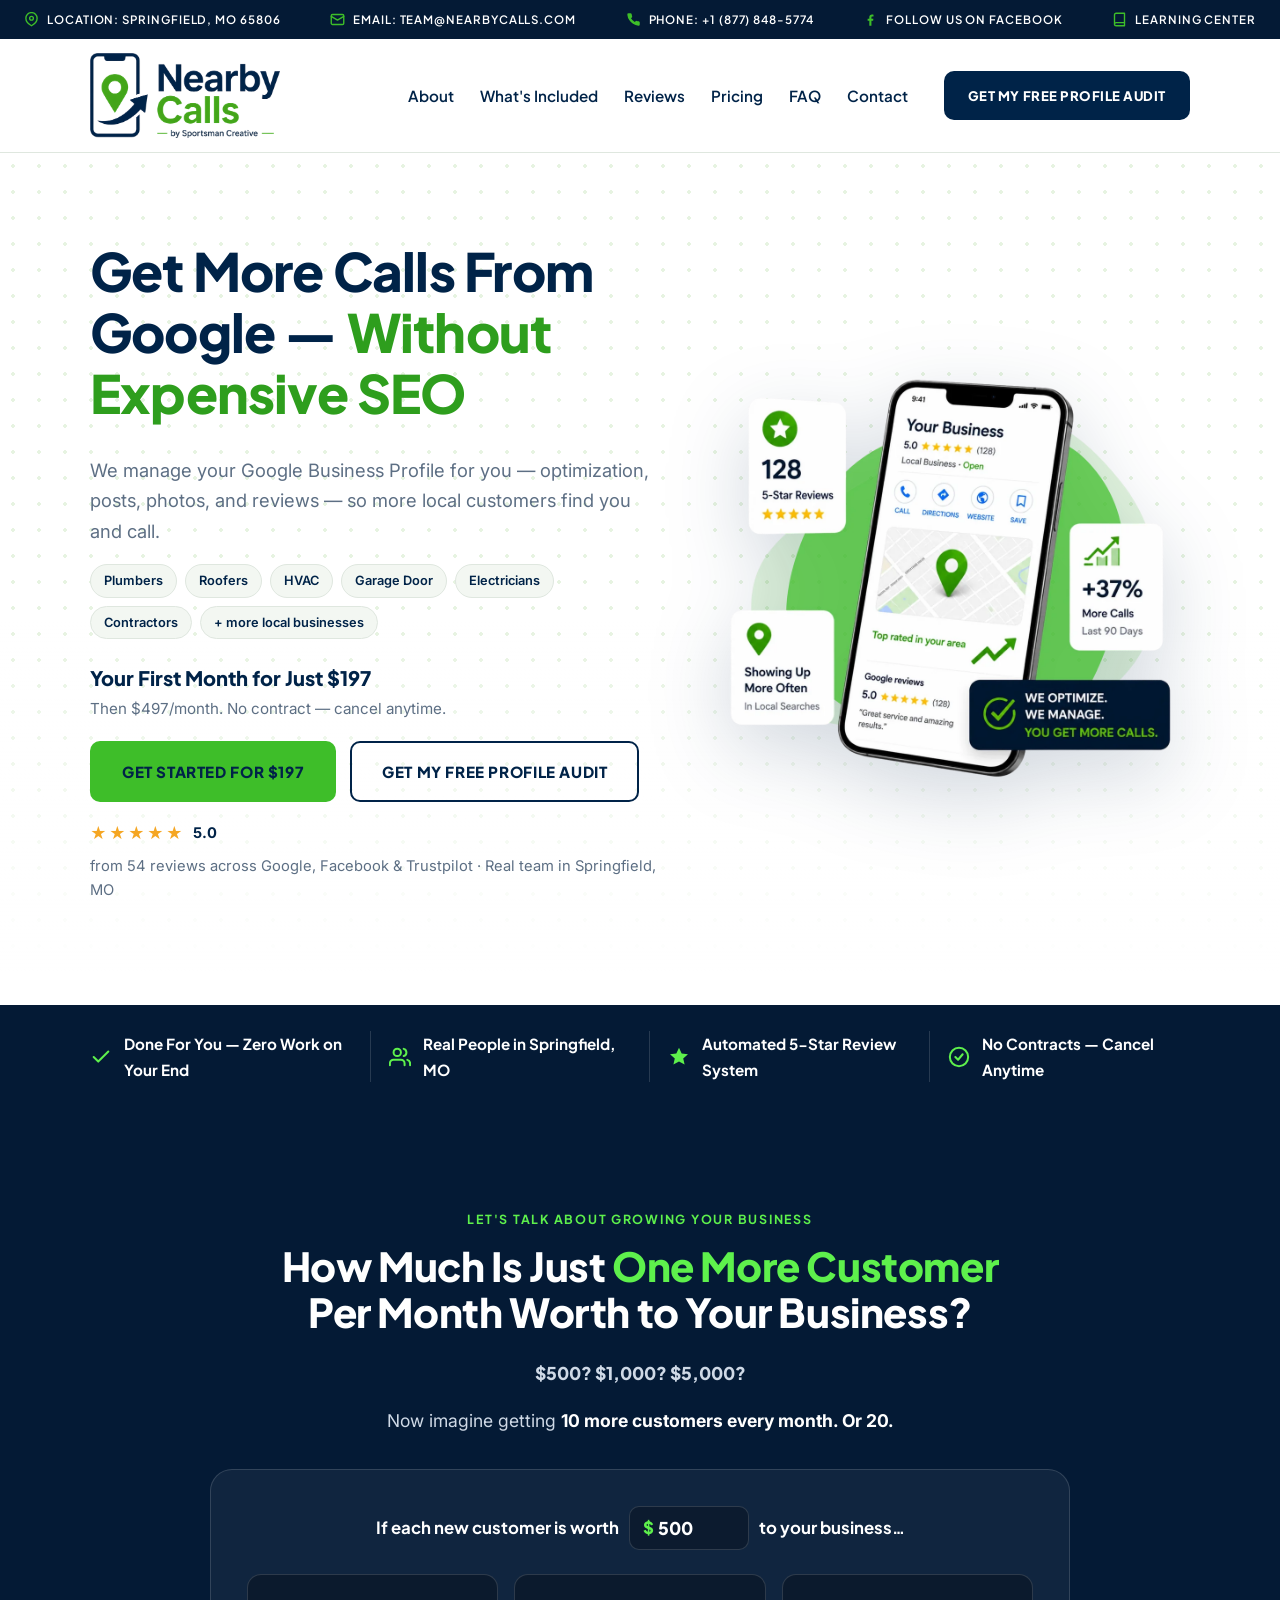
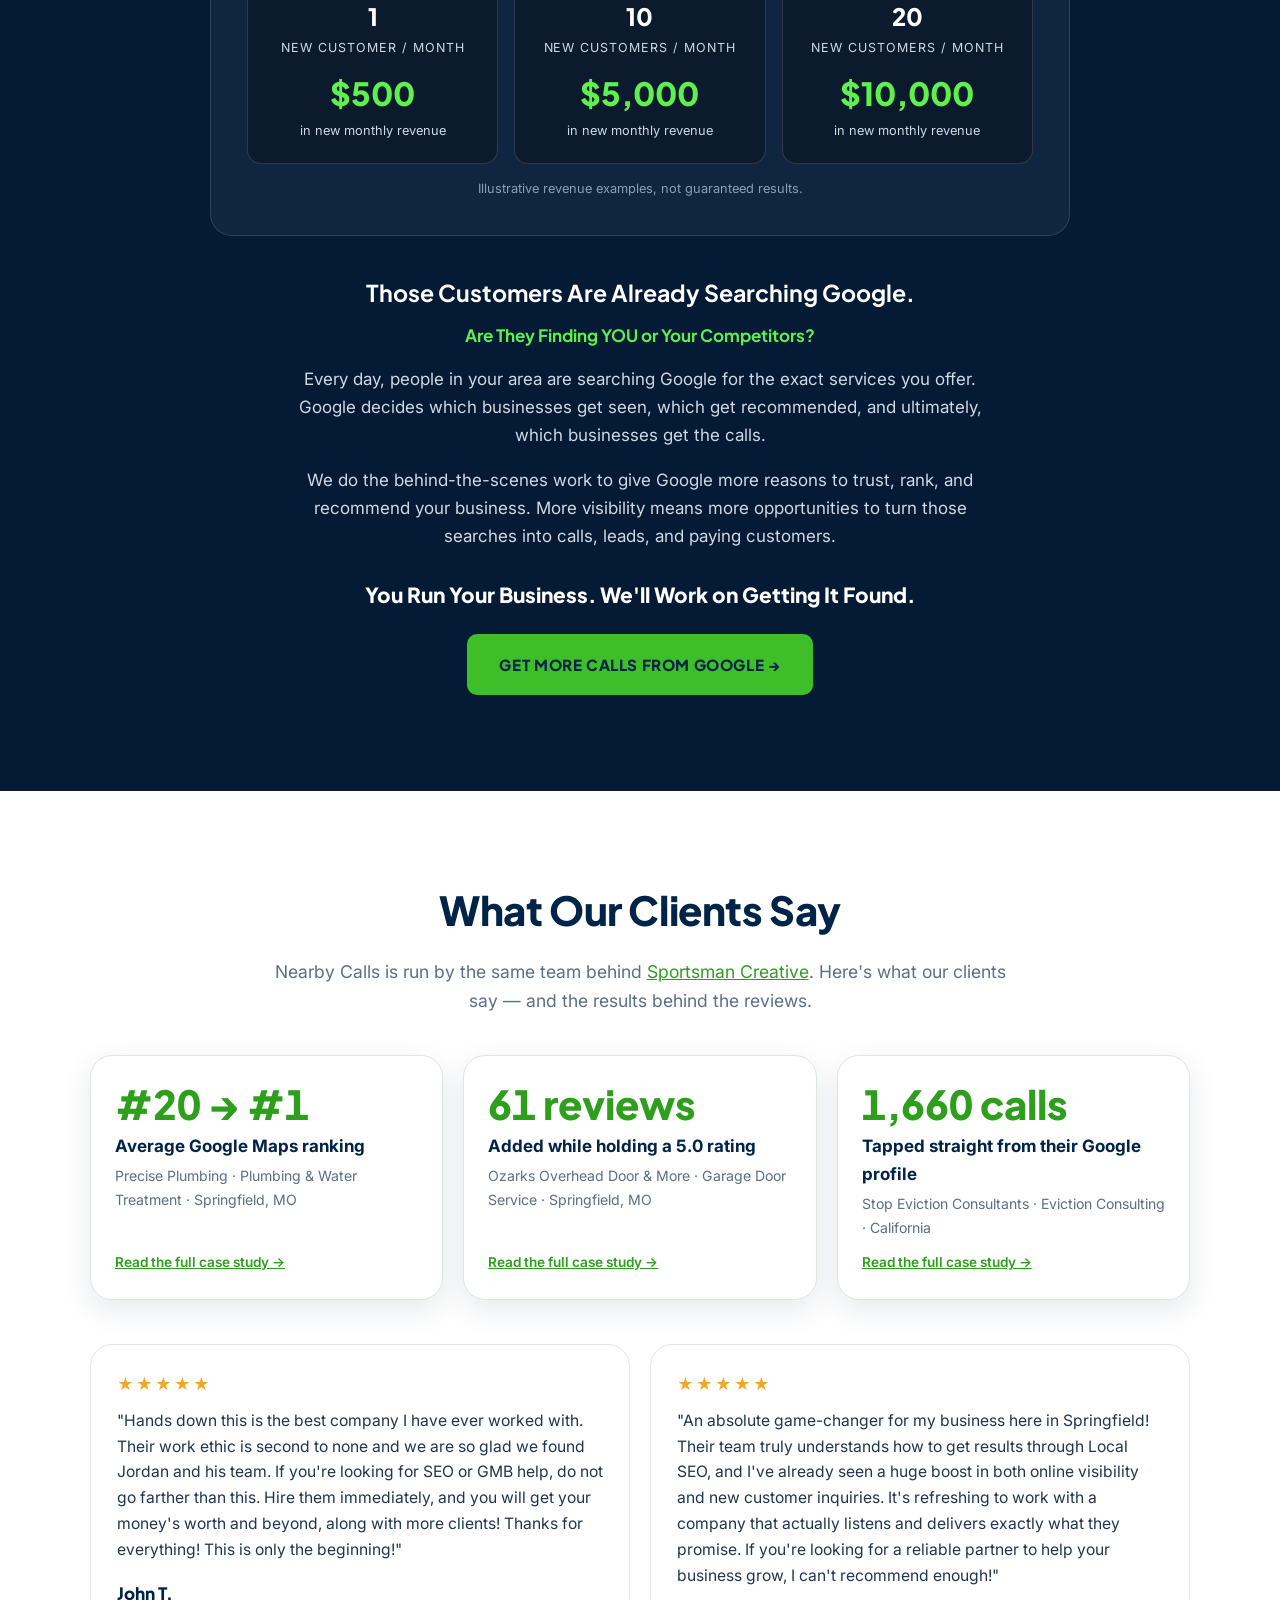
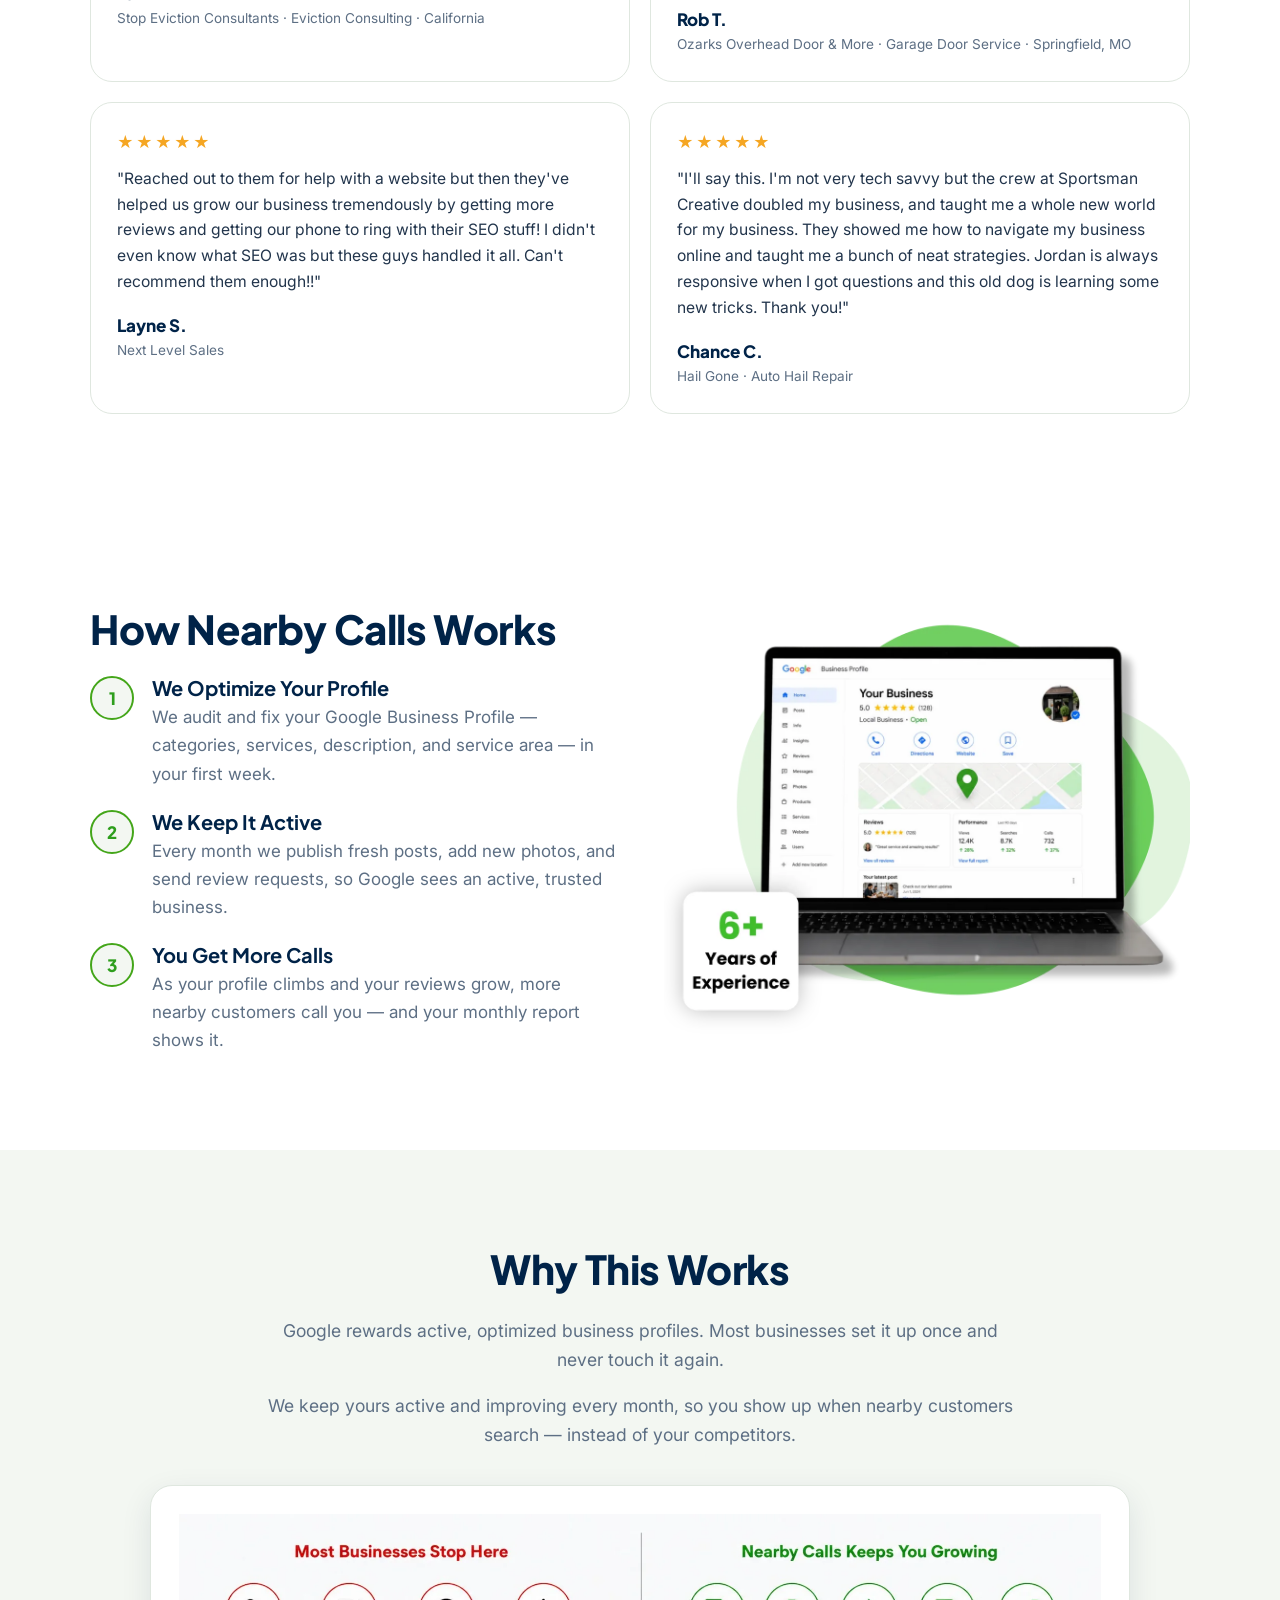
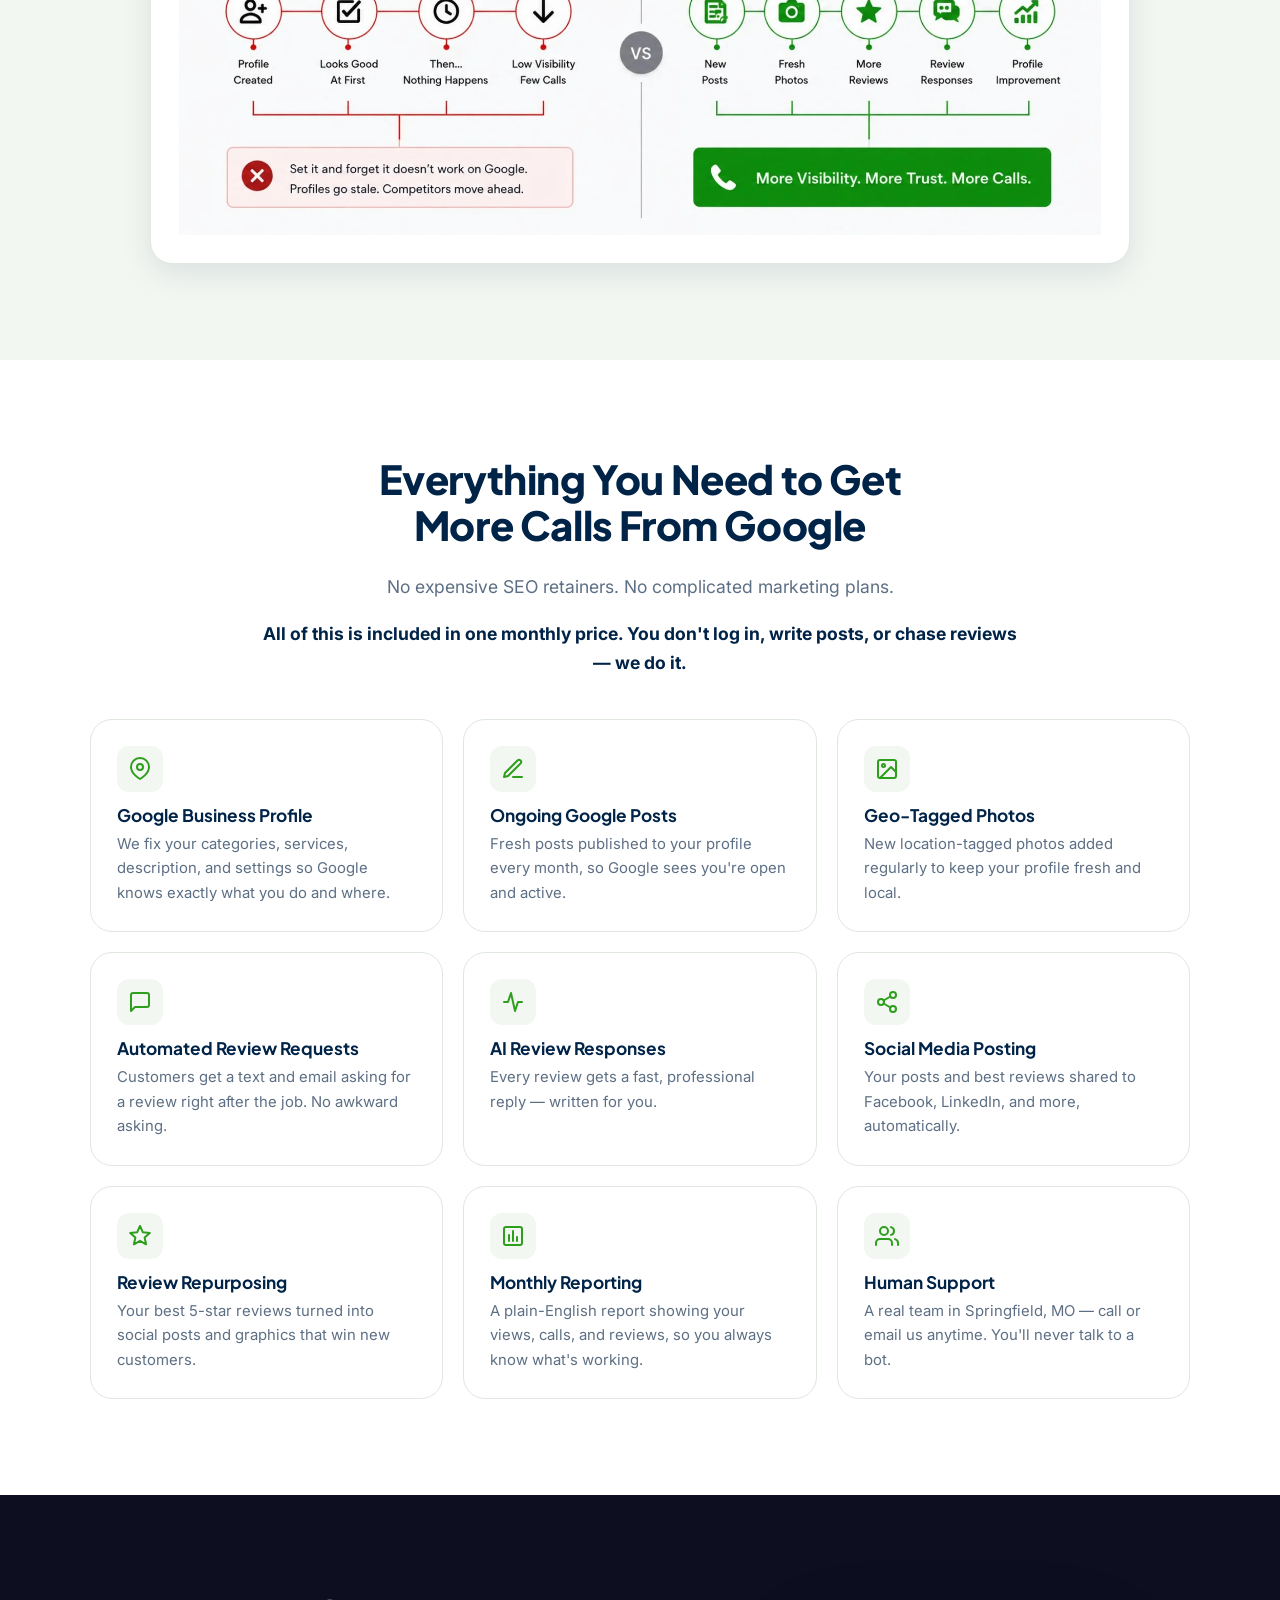
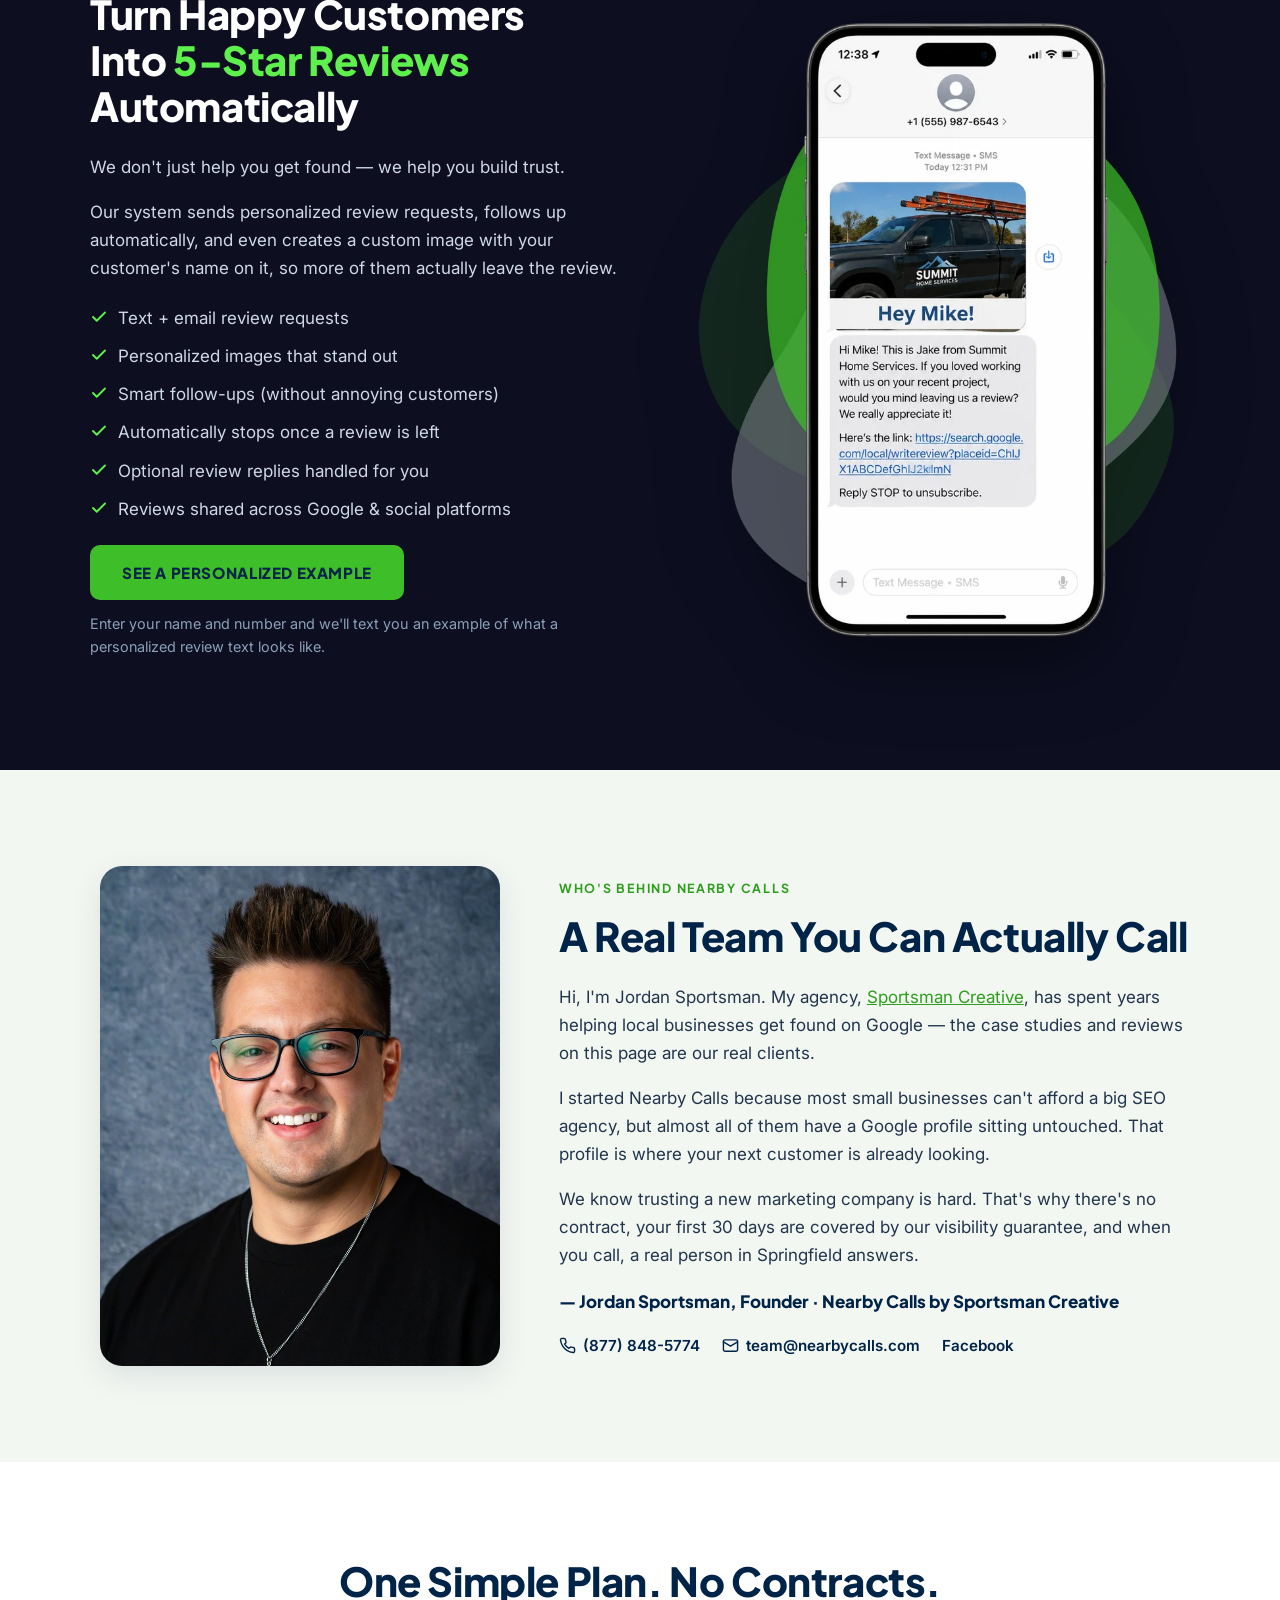
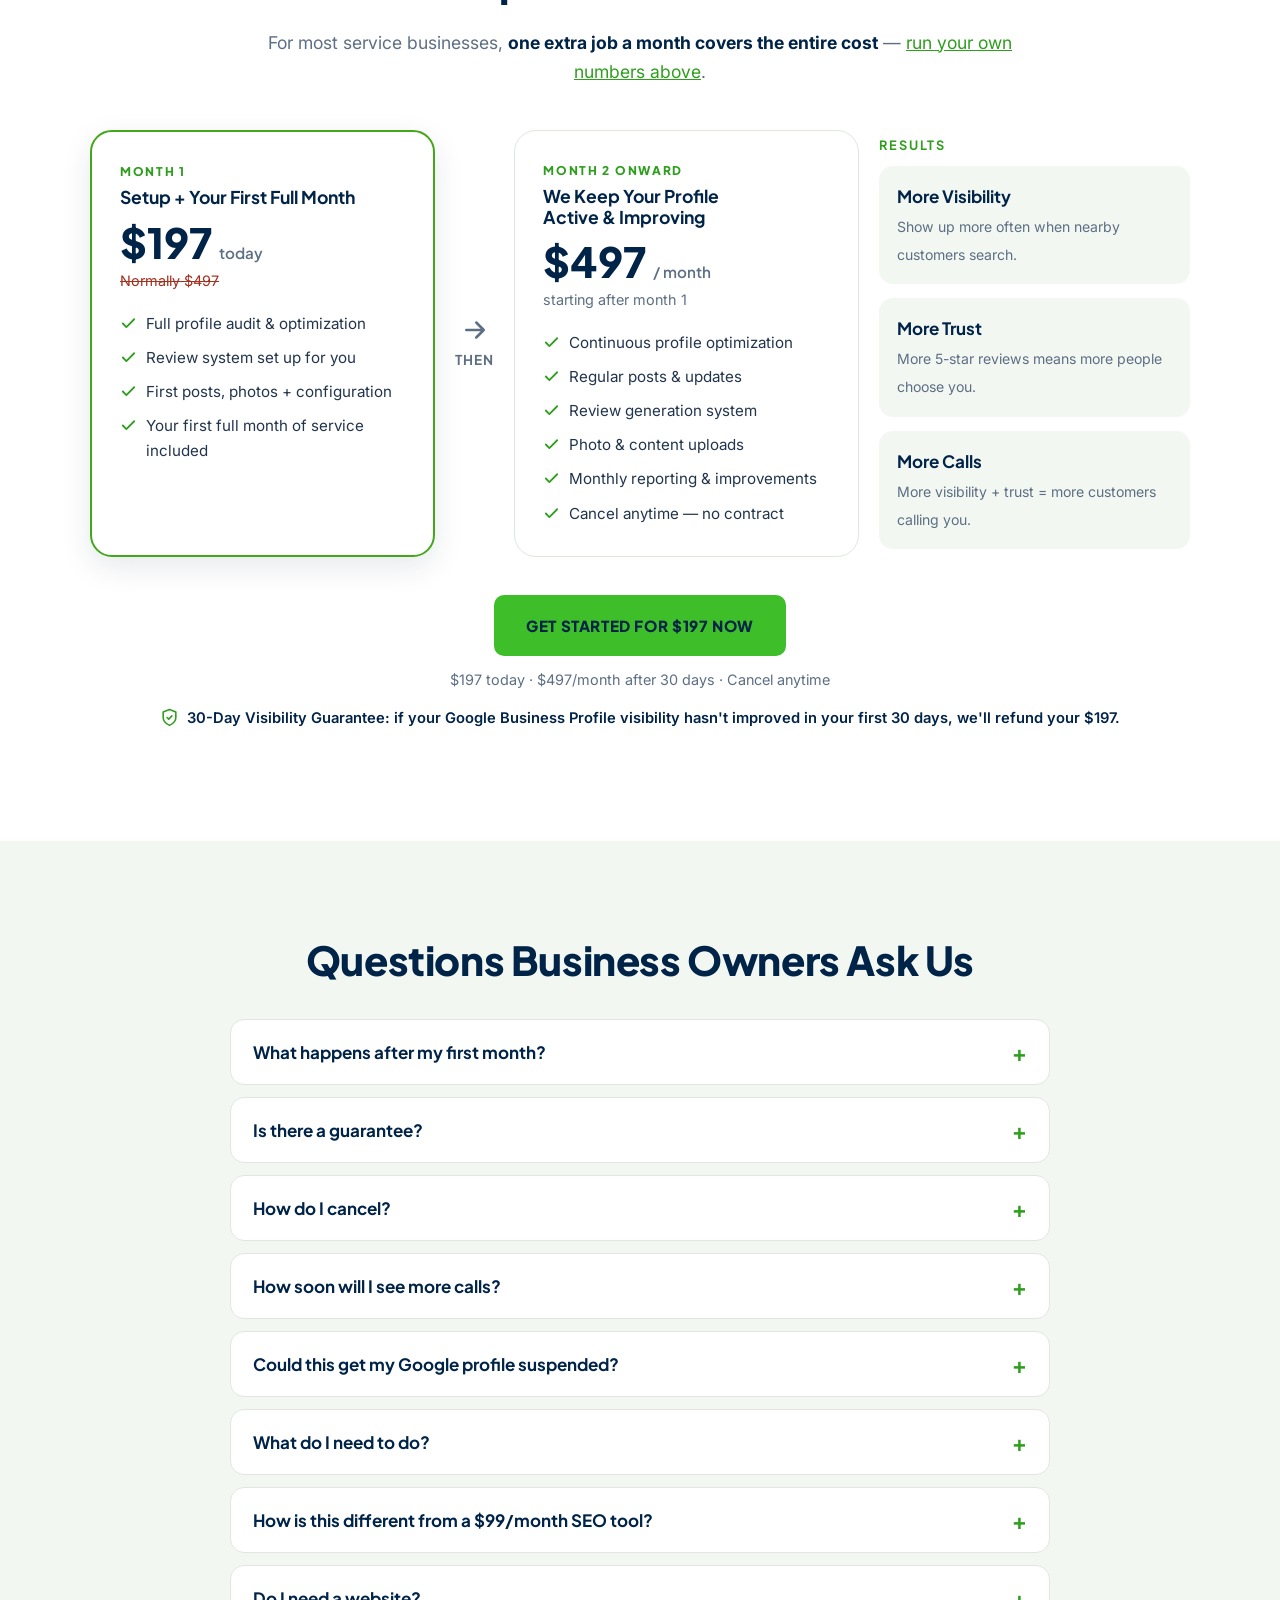
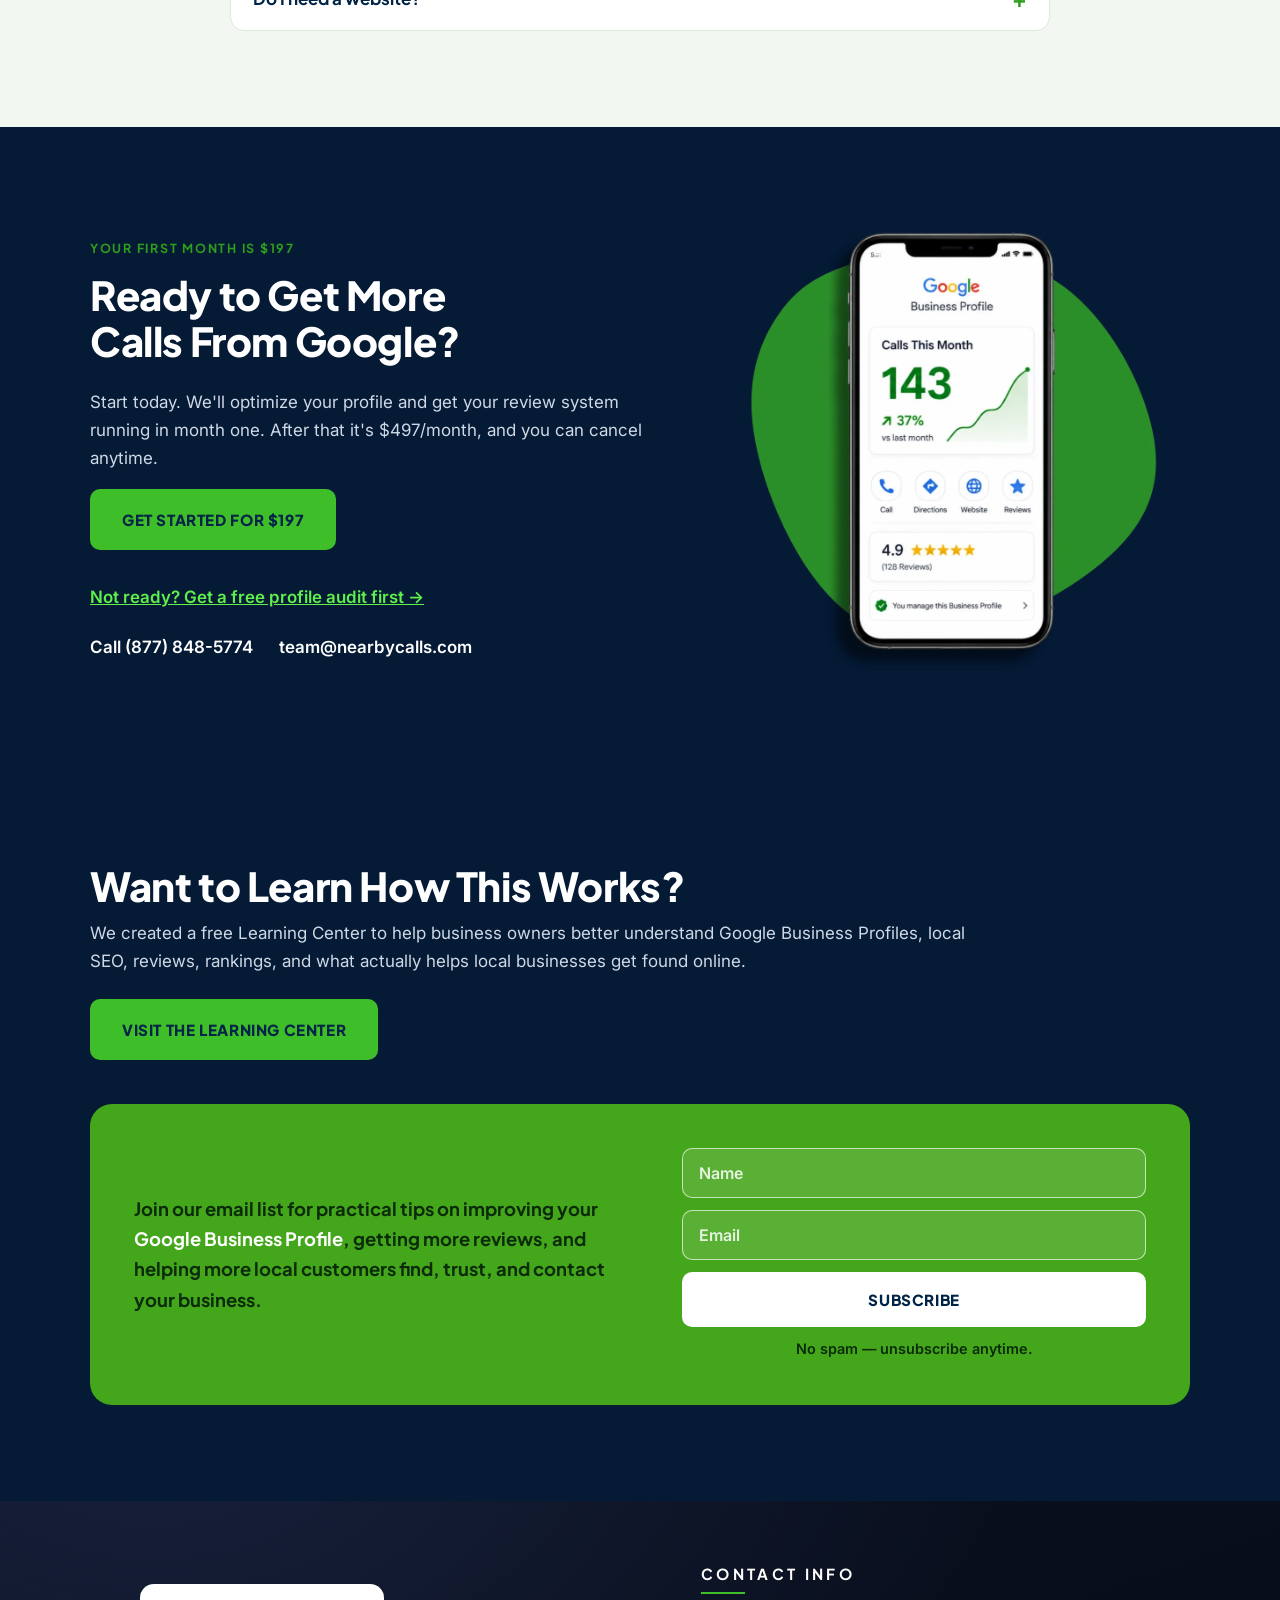
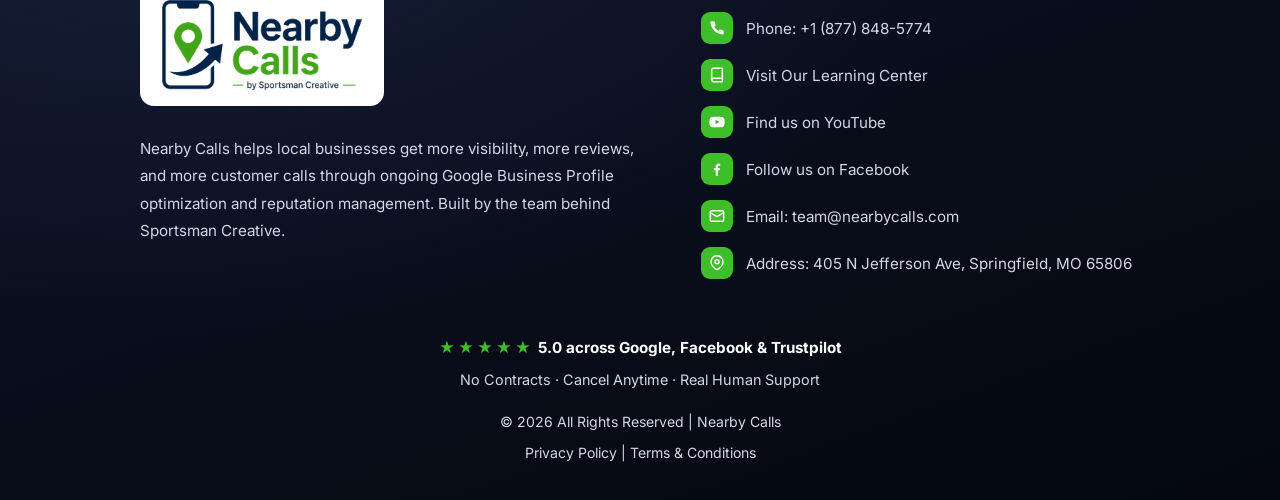
<file: index.html>
<!DOCTYPE html>
<html lang="en">
<head>
  <meta charset="UTF-8">
  <meta name="viewport" content="width=device-width, initial-scale=1, viewport-fit=cover">
  <title>Nearby Calls | Get More Customer Calls from Google</title>
  <meta name="description" content="Done-for-you Google Business Profile management for local businesses. More reviews, more visibility, more calls. First month $197. No contracts.">
  <link rel="canonical" href="https://www.nearbycalls.com/">
  <link rel="icon" type="image/png" sizes="32x32" href="assets/favicon-32.png">
  <link rel="icon" type="image/png" sizes="192x192" href="assets/favicon-192.png">
  <link rel="apple-touch-icon" href="assets/favicon-192.png">

  <meta property="og:type" content="website">
  <meta property="og:site_name" content="Nearby Calls | Get More Customer Calls from Google">
  <meta property="og:title" content="Get More Calls From Google — Without Expensive SEO">
  <meta property="og:description" content="We optimize and actively grow your Google Business Profile so more local customers find and call you. First month $197. No contracts.">
  <meta property="og:url" content="https://www.nearbycalls.com/">
  <meta property="og:image" content="https://www.nearbycalls.com/assets/hero-phone.png">
  <meta name="twitter:card" content="summary_large_image">

  <link rel="preconnect" href="https://fonts.googleapis.com">
  <link rel="preconnect" href="https://fonts.gstatic.com" crossorigin>
  <link rel="stylesheet" href="https://fonts.googleapis.com/css2?family=Plus+Jakarta+Sans:wght@500;700;800&family=Inter:wght@400;600;700&display=swap">
  <link rel="stylesheet" href="css/styles.css">

  <script type="application/ld+json">
  {
    "@context": "https://schema.org",
    "@type": "ProfessionalService",
    "name": "Nearby Calls",
    "url": "https://www.nearbycalls.com/",
    "logo": "https://www.nearbycalls.com/assets/nearby-calls-logo.png",
    "image": "https://www.nearbycalls.com/assets/hero-phone.png",
    "description": "Done-for-you Google Business Profile optimization, review generation, and reputation management for local businesses.",
    "telephone": "+1-877-848-5774",
    "email": "team@nearbycalls.com",
    "address": {
      "@type": "PostalAddress",
      "streetAddress": "405 N Jefferson Ave",
      "addressLocality": "Springfield",
      "addressRegion": "MO",
      "postalCode": "65806",
      "addressCountry": "US"
    },
    "areaServed": "United States",
    "parentOrganization": { "@type": "Organization", "name": "Sportsman Creative" },
    "founder": { "@type": "Person", "name": "Jordan Sportsman" },
    "aggregateRating": { "@type": "AggregateRating", "ratingValue": "5.0", "reviewCount": "54" },
    "sameAs": [
      "https://www.facebook.com/profile.php?id=61590308712732",
      "https://www.instagram.com/nearbycalls/",
      "https://youtube.com/@nearbycalls"
    ],
    "makesOffer": [
      {
        "@type": "Offer",
        "name": "Setup + First Full Month",
        "price": "197",
        "priceCurrency": "USD",
        "description": "Full Google Business Profile audit and optimization, review system setup, first posts and photos, and the first full month of service."
      },
      {
        "@type": "Offer",
        "name": "Monthly Growth Plan",
        "price": "497",
        "priceCurrency": "USD",
        "description": "Ongoing Google Business Profile optimization, posts, photos, review generation, and monthly reporting. Month to month, cancel anytime."
      }
    ]
  }
  </script>
</head>
<body>

  <!-- ============================== Top bar ============================== -->
  <div class="topbar">
    <div class="topbar-inner">
      <span class="loc"><svg width="15" height="15" viewBox="0 0 24 24" fill="none" stroke="#3ebe29" stroke-width="2.2" stroke-linecap="round" stroke-linejoin="round"><path d="M21 10c0 7-9 12-9 12s-9-5-9-12a9 9 0 1118 0z"/><circle cx="12" cy="10" r="3"/></svg> Location: Springfield, MO 65806</span>
      <a class="email" href="mailto:team@nearbycalls.com"><svg width="15" height="15" viewBox="0 0 24 24" fill="none" stroke="#3ebe29" stroke-width="2.2" stroke-linecap="round" stroke-linejoin="round"><rect x="2" y="4" width="20" height="16" rx="2"/><path d="M22 7l-10 6L2 7"/></svg> Email: team@nearbycalls.com</a>
      <a href="tel:+18778485774"><svg width="15" height="15" viewBox="0 0 24 24" fill="#3ebe29" stroke="none"><path d="M22 16.9v3a2 2 0 01-2.2 2 19.8 19.8 0 01-8.6-3.1 19.5 19.5 0 01-6-6A19.8 19.8 0 012.1 4.2 2 2 0 014.1 2h3a2 2 0 012 1.7c.1 1 .4 2 .7 2.9a2 2 0 01-.5 2.1L8 10a16 16 0 006 6l1.3-1.3a2 2 0 012.1-.5c.9.3 1.9.6 2.9.7a2 2 0 011.7 2z"/></svg> Phone: +1 (877) 848-5774</a>
      <a href="https://www.facebook.com/profile.php?id=61590308712732" target="_blank" rel="noopener"><svg width="15" height="15" viewBox="0 0 24 24" fill="#3ebe29" stroke="none"><path d="M13.5 22v-8h2.7l.4-3.2h-3.1V8.7c0-.9.3-1.6 1.6-1.6h1.7V4.2c-.3 0-1.3-.1-2.5-.1-2.5 0-4.2 1.5-4.2 4.3v2.4H7.4V14h2.7v8z"/></svg> Follow Us on Facebook</a>
      <a href="https://learn.nearbycalls.com/" target="_blank" rel="noopener"><svg width="15" height="15" viewBox="0 0 24 24" fill="none" stroke="#3ebe29" stroke-width="2.2" stroke-linecap="round" stroke-linejoin="round"><path d="M4 19.5A2.5 2.5 0 016.5 17H20"/><path d="M6.5 2H20v20H6.5A2.5 2.5 0 014 19.5v-15A2.5 2.5 0 016.5 2z"/></svg> Learning Center</a>
    </div>
  </div>

  <!-- ============================== Header ============================== -->
  <header class="site-header">
    <div class="container">
      <a class="logo" href="#top" aria-label="Nearby Calls home">
        <img src="assets/nearby-calls-logo.png" alt="Nearby Calls logo" width="190" height="86">
      </a>
      <button class="nav-toggle" aria-expanded="false" aria-controls="mainNav" aria-label="Open menu">☰</button>
      <nav class="main-nav" id="mainNav" aria-label="Main">
        <a href="#about">About</a>
        <a href="#services">What's Included</a>
        <a href="#reviews">Reviews</a>
        <a href="#pricing">Pricing</a>
        <a href="#faq">FAQ</a>
        <a href="#contact">Contact</a>
      </nav>
      <a class="btn btn-navy header-cta" href="https://audit.portal.nearbycalls.com/">Get My Free Profile Audit</a>
    </div>
  </header>

  <!-- ============================== Hero ============================== -->
  <section class="hero" id="top">
    <div class="container">
      <div class="hero-copy">
        <h1>Get More Calls From Google — <em>Without Expensive SEO</em></h1>
        <p class="hero-sub">We manage your Google Business Profile for you — optimization, posts, photos, and reviews — so more local customers find you and call.</p>
        <div class="industry-chips" aria-label="Who we work with">
          <span>Plumbers</span><span>Roofers</span><span>HVAC</span><span>Garage Door</span><span>Electricians</span><span>Contractors</span><span>+ more local businesses</span>
        </div>
        <p class="hero-price">Your First Month for Just $197</p>
        <p class="hero-price-note">Then $497/month. No contract — cancel anytime.</p>
        <div class="hero-ctas">
          <a class="btn btn-green" href="https://checkout.nearbycalls.com/?source=hero">Get Started for $197</a>
          <a class="btn btn-outline" href="https://audit.portal.nearbycalls.com/">Get My Free Profile Audit</a>
        </div>
        <p class="rating-line"><span class="stars" aria-hidden="true">★★★★★</span> <b>5.0</b> from 54 reviews across Google, Facebook &amp; Trustpilot&nbsp;·&nbsp;Real team in Springfield, MO</p>
      </div>
      <div class="hero-media">
        <img src="assets/hero-phone.webp" alt="Optimized Google Business Profile with 128 five-star reviews, showing up more often in local searches, and 37% more calls in 90 days" width="1100" height="916">
      </div>
    </div>
  </section>

  <!-- ============================== Trust bar ============================== -->
  <div class="trustbar">
    <div class="container">
      <div class="item"><svg width="22" height="22" viewBox="0 0 24 24" fill="none" stroke="#5ef04c" stroke-width="2.2" stroke-linecap="round" stroke-linejoin="round"><path d="M20 6L9 17l-5-5"/></svg> Done For You — Zero Work on Your End</div>
      <div class="item"><svg width="22" height="22" viewBox="0 0 24 24" fill="none" stroke="#5ef04c" stroke-width="2.2" stroke-linecap="round" stroke-linejoin="round"><path d="M17 21v-2a4 4 0 00-4-4H5a4 4 0 00-4 4v2"/><circle cx="9" cy="7" r="4"/><path d="M23 21v-2a4 4 0 00-3-3.87"/><path d="M16 3.13a4 4 0 010 7.75"/></svg> Real People in Springfield, MO</div>
      <div class="item"><svg width="22" height="22" viewBox="0 0 24 24" fill="#5ef04c" stroke="none"><path d="M12 2l2.9 6.3 6.9.6-5.2 4.6 1.5 6.8L12 16.8 5.9 20.3l1.5-6.8L2.2 8.9l6.9-.6z"/></svg> Automated 5-Star Review System</div>
      <div class="item"><svg width="22" height="22" viewBox="0 0 24 24" fill="none" stroke="#5ef04c" stroke-width="2.2" stroke-linecap="round" stroke-linejoin="round"><circle cx="12" cy="12" r="10"/><path d="M8 12l3 3 5-6"/></svg> No Contracts — Cancel Anytime</div>
    </div>
  </div>

  <!-- ============================== Revenue opportunity (new) ============================== -->
  <section class="on-dark revenue" id="revenue">
    <div class="container">
      <div class="section-head">
        <span class="eyebrow">Let's Talk About Growing Your Business</span>
        <h2>How Much Is Just <em>One More Customer</em> Per Month Worth to Your Business?</h2>
        <p class="revenue-ask">$500? $1,000? $5,000?</p>
        <p>Now imagine getting <strong style="color:#fff">10 more customers every month. Or 20.</strong></p>
      </div>

      <div class="calc">
        <label class="calc-label" for="customerValue">
          If each new customer is worth
          <span class="calc-input-wrap"><input type="number" id="customerValue" value="500" min="1" max="1000000" step="50" inputmode="numeric" aria-label="Average value of one new customer in dollars"></span>
          to your business…
        </label>
        <div class="calc-grid">
          <div class="calc-tile">
            <div class="n">1</div>
            <div class="lbl">New Customer / Month</div>
            <div class="rev" data-mult="1">$500</div>
            <div class="per">in new monthly revenue</div>
          </div>
          <div class="calc-tile">
            <div class="n">10</div>
            <div class="lbl">New Customers / Month</div>
            <div class="rev" data-mult="10">$5,000</div>
            <div class="per">in new monthly revenue</div>
          </div>
          <div class="calc-tile">
            <div class="n">20</div>
            <div class="lbl">New Customers / Month</div>
            <div class="rev" data-mult="20">$10,000</div>
            <div class="per">in new monthly revenue</div>
          </div>
        </div>
        <p class="calc-note">Illustrative revenue examples, not guaranteed results.</p>
      </div>

      <div class="revenue-pitch">
        <h3>Those Customers Are Already Searching Google.</h3>
        <p class="q">Are They Finding YOU or Your Competitors?</p>
        <p>Every day, people in your area are searching Google for the exact services you offer. Google decides which businesses get seen, which get recommended, and ultimately, which businesses get the calls.</p>
        <p>We do the behind-the-scenes work to give Google more reasons to trust, rank, and recommend your business. More visibility means more opportunities to turn those searches into calls, leads, and paying customers.</p>
        <p class="revenue-tagline">You Run Your Business. We'll Work on Getting It Found.</p>
        <a class="btn btn-green" href="https://checkout.nearbycalls.com/?source=revenue">Get More Calls From Google →</a>
      </div>
    </div>
  </section>

  <!-- ============================== Reviews & results ============================== -->
  <section id="reviews">
    <div class="container">
      <div class="section-head">
        <h2>What Our Clients Say</h2>
        <p>Nearby Calls is run by the same team behind <a href="https://www.sportsmancreative.com/" target="_blank" rel="noopener">Sportsman Creative</a>. Here's what our clients say — and the results behind the reviews.</p>
      </div>

      <div class="results-strip">
        <div class="result-tile">
          <div class="big">#20 → #1</div>
          <div class="what">Average Google Maps ranking</div>
          <div class="who">Precise Plumbing · Plumbing &amp; Water Treatment · Springfield, MO</div>
          <a href="assets/case-studies/precise-plumbing.pdf" target="_blank" rel="noopener">Read the full case study →</a>
        </div>
        <div class="result-tile">
          <div class="big">61 reviews</div>
          <div class="what">Added while holding a 5.0 rating</div>
          <div class="who">Ozarks Overhead Door &amp; More · Garage Door Service · Springfield, MO</div>
          <a href="assets/case-studies/ozarks-overhead-door.pdf" target="_blank" rel="noopener">Read the full case study →</a>
        </div>
        <div class="result-tile">
          <div class="big">1,660 calls</div>
          <div class="what">Tapped straight from their Google profile</div>
          <div class="who">Stop Eviction Consultants · Eviction Consulting · California</div>
          <a href="assets/case-studies/stop-eviction-consultants.pdf" target="_blank" rel="noopener">Read the full case study →</a>
        </div>
      </div>

      <div class="testimonials">
        <div class="t-card">
          <div class="stars" aria-hidden="true">★★★★★</div>
          <blockquote>"Hands down this is the best company I have ever worked with. Their work ethic is second to none and we are so glad we found Jordan and his team. If you're looking for SEO or GMB help, do not go farther than this. Hire them immediately, and you will get your money's worth and beyond, along with more clients! Thanks for everything! This is only the beginning!"</blockquote>
          <div class="who">John T.</div>
          <div class="biz">Stop Eviction Consultants · Eviction Consulting · California</div>
        </div>
        <div class="t-card">
          <div class="stars" aria-hidden="true">★★★★★</div>
          <blockquote>"An absolute game-changer for my business here in Springfield! Their team truly understands how to get results through Local SEO, and I've already seen a huge boost in both online visibility and new customer inquiries. It's refreshing to work with a company that actually listens and delivers exactly what they promise. If you're looking for a reliable partner to help your business grow, I can't recommend enough!"</blockquote>
          <div class="who">Rob T.</div>
          <div class="biz">Ozarks Overhead Door &amp; More · Garage Door Service · Springfield, MO</div>
        </div>
        <div class="t-card">
          <div class="stars" aria-hidden="true">★★★★★</div>
          <blockquote>"Reached out to them for help with a website but then they've helped us grow our business tremendously by getting more reviews and getting our phone to ring with their SEO stuff! I didn't even know what SEO was but these guys handled it all. Can't recommend them enough!!"</blockquote>
          <div class="who">Layne S.</div>
          <div class="biz">Next Level Sales</div>
        </div>
        <div class="t-card">
          <div class="stars" aria-hidden="true">★★★★★</div>
          <blockquote>"I'll say this. I'm not very tech savvy but the crew at Sportsman Creative doubled my business, and taught me a whole new world for my business. They showed me how to navigate my business online and taught me a bunch of neat strategies. Jordan is always responsive when I got questions and this old dog is learning some new tricks. Thank you!"</blockquote>
          <div class="who">Chance C.</div>
          <div class="biz">Hail Gone · Auto Hail Repair</div>
        </div>
      </div>
    </div>
  </section>

  <!-- ============================== How it works ============================== -->
  <section class="how">
    <div class="container">
      <div>
        <h2>How Nearby Calls Works</h2>
        <div class="steps">
          <div class="step">
            <div class="num">1</div>
            <div>
              <h3>We Optimize Your Profile</h3>
              <p>We audit and fix your Google Business Profile — categories, services, description, and service area — in your first week.</p>
            </div>
          </div>
          <div class="step">
            <div class="num">2</div>
            <div>
              <h3>We Keep It Active</h3>
              <p>Every month we publish fresh posts, add new photos, and send review requests, so Google sees an active, trusted business.</p>
            </div>
          </div>
          <div class="step">
            <div class="num">3</div>
            <div>
              <h3>You Get More Calls</h3>
              <p>As your profile climbs and your reviews grow, more nearby customers call you — and your monthly report shows it.</p>
            </div>
          </div>
        </div>
      </div>
      <div class="how-media">
        <img src="assets/laptop-report.webp" alt="Google Business Profile dashboard managed by Nearby Calls" width="1100" height="916">
      </div>
    </div>
  </section>

  <!-- ============================== Why this works ============================== -->
  <section class="why">
    <div class="container">
      <div class="section-head">
        <h2>Why This Works</h2>
        <p>Google rewards active, optimized business profiles. Most businesses set it up once and never touch it again.</p>
        <p>We keep yours active and improving every month, so you show up when nearby customers search — instead of your competitors.</p>
      </div>
      <div class="why-media">
        <picture>
          <source media="(max-width: 640px)" srcset="assets/vs-stop.webp">
          <img src="assets/vs-comparison.webp" alt="Comparison: most businesses stop after creating a profile and lose visibility, while Nearby Calls keeps posting, adding photos, and growing reviews" width="1800" height="626">
        </picture>
        <img class="vs-grow-mobile" src="assets/vs-grow.webp" alt="Nearby Calls keeps you growing: new posts, fresh photos, more reviews, review responses, profile improvement" width="760" height="549">
      </div>
    </div>
  </section>

  <!-- ============================== Services ============================== -->
  <section id="services">
    <div class="container">
      <div class="section-head">
        <h2>Everything You Need to Get More Calls From Google</h2>
        <p>No expensive SEO retainers. No complicated marketing plans.</p>
        <p><strong>All of this is included in one monthly price. You don't log in, write posts, or chase reviews — we do it.</strong></p>
      </div>
      <div class="services-grid">
        <div class="svc">
          <div class="icon"><svg width="24" height="24" viewBox="0 0 24 24" fill="none" stroke="currentColor" stroke-width="2" stroke-linecap="round" stroke-linejoin="round"><path d="M21 10c0 7-9 12-9 12s-9-5-9-12a9 9 0 1118 0z"/><circle cx="12" cy="10" r="3"/></svg></div>
          <h3>Google Business Profile</h3>
          <p>We fix your categories, services, description, and settings so Google knows exactly what you do and where.</p>
        </div>
        <div class="svc">
          <div class="icon"><svg width="24" height="24" viewBox="0 0 24 24" fill="none" stroke="currentColor" stroke-width="2" stroke-linecap="round" stroke-linejoin="round"><path d="M12 20h9"/><path d="M16.5 3.5a2.1 2.1 0 013 3L7 19l-4 1 1-4z"/></svg></div>
          <h3>Ongoing Google Posts</h3>
          <p>Fresh posts published to your profile every month, so Google sees you're open and active.</p>
        </div>
        <div class="svc">
          <div class="icon"><svg width="24" height="24" viewBox="0 0 24 24" fill="none" stroke="currentColor" stroke-width="2" stroke-linecap="round" stroke-linejoin="round"><rect x="3" y="3" width="18" height="18" rx="2"/><circle cx="8.5" cy="8.5" r="1.5"/><path d="M21 15l-5-5L5 21"/></svg></div>
          <h3>Geo-Tagged Photos</h3>
          <p>New location-tagged photos added regularly to keep your profile fresh and local.</p>
        </div>
        <div class="svc">
          <div class="icon"><svg width="24" height="24" viewBox="0 0 24 24" fill="none" stroke="currentColor" stroke-width="2" stroke-linecap="round" stroke-linejoin="round"><path d="M21 15a2 2 0 01-2 2H7l-4 4V5a2 2 0 012-2h14a2 2 0 012 2z"/></svg></div>
          <h3>Automated Review Requests</h3>
          <p>Customers get a text and email asking for a review right after the job. No awkward asking.</p>
        </div>
        <div class="svc">
          <div class="icon"><svg width="24" height="24" viewBox="0 0 24 24" fill="none" stroke="currentColor" stroke-width="2" stroke-linecap="round" stroke-linejoin="round"><path d="M3 12h4l3-9 4 18 3-9h4"/></svg></div>
          <h3>AI Review Responses</h3>
          <p>Every review gets a fast, professional reply — written for you.</p>
        </div>
        <div class="svc">
          <div class="icon"><svg width="24" height="24" viewBox="0 0 24 24" fill="none" stroke="currentColor" stroke-width="2" stroke-linecap="round" stroke-linejoin="round"><circle cx="18" cy="5" r="3"/><circle cx="6" cy="12" r="3"/><circle cx="18" cy="19" r="3"/><path d="M8.6 13.5l6.8 4M15.4 6.5l-6.8 4"/></svg></div>
          <h3>Social Media Posting</h3>
          <p>Your posts and best reviews shared to Facebook, LinkedIn, and more, automatically.</p>
        </div>
        <div class="svc">
          <div class="icon"><svg width="24" height="24" viewBox="0 0 24 24" fill="none" stroke="currentColor" stroke-width="2" stroke-linecap="round" stroke-linejoin="round"><path d="M12 2l2.9 6.3 6.9.6-5.2 4.6 1.5 6.8L12 16.8 5.9 20.3l1.5-6.8L2.2 8.9l6.9-.6z"/></svg></div>
          <h3>Review Repurposing</h3>
          <p>Your best 5-star reviews turned into social posts and graphics that win new customers.</p>
        </div>
        <div class="svc">
          <div class="icon"><svg width="24" height="24" viewBox="0 0 24 24" fill="none" stroke="currentColor" stroke-width="2" stroke-linecap="round" stroke-linejoin="round"><rect x="3" y="3" width="18" height="18" rx="2"/><path d="M8 17V11M12 17V7M16 17v-4"/></svg></div>
          <h3>Monthly Reporting</h3>
          <p>A plain-English report showing your views, calls, and reviews, so you always know what's working.</p>
        </div>
        <div class="svc">
          <div class="icon"><svg width="24" height="24" viewBox="0 0 24 24" fill="none" stroke="currentColor" stroke-width="2" stroke-linecap="round" stroke-linejoin="round"><path d="M17 21v-2a4 4 0 00-4-4H5a4 4 0 00-4 4v2"/><circle cx="9" cy="7" r="4"/><path d="M23 21v-2a4 4 0 00-3-3.87"/><path d="M16 3.13a4 4 0 010 7.75"/></svg></div>
          <h3>Human Support</h3>
          <p>A real team in Springfield, MO — call or email us anytime. You'll never talk to a bot.</p>
        </div>
      </div>
    </div>
  </section>

  <!-- ============================== Review automation ============================== -->
  <section class="automation">
    <div class="container">
      <div>
        <h2>Turn Happy Customers Into <em>5-Star Reviews</em> Automatically</h2>
        <p>We don't just help you get found — we help you build trust.</p>
        <p>Our system sends personalized review requests, follows up automatically, and even creates a custom image with your customer's name on it, so more of them actually leave the review.</p>
        <ul class="check-list">
          <li><svg width="18" height="18" viewBox="0 0 24 24" fill="none" stroke="#5ef04c" stroke-width="2.5" stroke-linecap="round" stroke-linejoin="round"><path d="M20 6L9 17l-5-5"/></svg> Text + email review requests</li>
          <li><svg width="18" height="18" viewBox="0 0 24 24" fill="none" stroke="#5ef04c" stroke-width="2.5" stroke-linecap="round" stroke-linejoin="round"><path d="M20 6L9 17l-5-5"/></svg> Personalized images that stand out</li>
          <li><svg width="18" height="18" viewBox="0 0 24 24" fill="none" stroke="#5ef04c" stroke-width="2.5" stroke-linecap="round" stroke-linejoin="round"><path d="M20 6L9 17l-5-5"/></svg> Smart follow-ups (without annoying customers)</li>
          <li><svg width="18" height="18" viewBox="0 0 24 24" fill="none" stroke="#5ef04c" stroke-width="2.5" stroke-linecap="round" stroke-linejoin="round"><path d="M20 6L9 17l-5-5"/></svg> Automatically stops once a review is left</li>
          <li><svg width="18" height="18" viewBox="0 0 24 24" fill="none" stroke="#5ef04c" stroke-width="2.5" stroke-linecap="round" stroke-linejoin="round"><path d="M20 6L9 17l-5-5"/></svg> Optional review replies handled for you</li>
          <li><svg width="18" height="18" viewBox="0 0 24 24" fill="none" stroke="#5ef04c" stroke-width="2.5" stroke-linecap="round" stroke-linejoin="round"><path d="M20 6L9 17l-5-5"/></svg> Reviews shared across Google &amp; social platforms</li>
        </ul>
        <button class="btn btn-green" type="button" id="exampleBtn">See a Personalized Example</button>
        <p class="sms-note">Enter your name and number and we'll text you an example of what a personalized review text looks like.</p>
      </div>
      <div class="automation-media">
        <img src="assets/review-phone.webp" alt="Automated review request text message sent by Nearby Calls on behalf of a local business" width="760" height="973">
      </div>
    </div>
  </section>

  <!-- ============================== Founder ============================== -->
  <section class="founder" id="about">
    <div class="container">
      <div class="founder-photo">
        <img src="assets/jordan-sportsman.jpg" alt="Jordan Sportsman, founder of Nearby Calls and Sportsman Creative" width="720" height="900">
      </div>
      <div>
        <span class="eyebrow">Who's Behind Nearby Calls</span>
        <h2>A Real Team You Can Actually Call</h2>
        <p>Hi, I'm Jordan Sportsman. My agency, <a href="https://www.sportsmancreative.com/" target="_blank" rel="noopener">Sportsman Creative</a>, has spent years helping local businesses get found on Google — the case studies and reviews on this page are our real clients.</p>
        <p>I started Nearby Calls because most small businesses can't afford a big SEO agency, but almost all of them have a Google profile sitting untouched. That profile is where your next customer is already looking.</p>
        <p>We know trusting a new marketing company is hard. That's why there's no contract, your first 30 days are covered by our visibility guarantee, and when you call, a real person in Springfield answers.</p>
        <p class="founder-sign">— Jordan Sportsman, Founder · Nearby Calls by Sportsman Creative</p>
        <div class="founder-links">
          <a href="tel:+18778485774"><svg width="17" height="17" viewBox="0 0 24 24" fill="none" stroke="currentColor" stroke-width="2" stroke-linecap="round" stroke-linejoin="round"><path d="M22 16.9v3a2 2 0 01-2.2 2 19.8 19.8 0 01-8.6-3.1 19.5 19.5 0 01-6-6A19.8 19.8 0 012.1 4.2 2 2 0 014.1 2h3a2 2 0 012 1.7c.1 1 .4 2 .7 2.9a2 2 0 01-.5 2.1L8 10a16 16 0 006 6l1.3-1.3a2 2 0 012.1-.5c.9.3 1.9.6 2.9.7a2 2 0 011.7 2z"/></svg> (877) 848-5774</a>
          <a href="mailto:team@nearbycalls.com"><svg width="17" height="17" viewBox="0 0 24 24" fill="none" stroke="currentColor" stroke-width="2" stroke-linecap="round" stroke-linejoin="round"><rect x="2" y="4" width="20" height="16" rx="2"/><path d="M22 7l-10 6L2 7"/></svg> team@nearbycalls.com</a>
          <a href="https://www.facebook.com/profile.php?id=61590308712732" target="_blank" rel="noopener">Facebook</a>
        </div>
      </div>
    </div>
  </section>

  <!-- ============================== Pricing ============================== -->
  <section id="pricing">
    <div class="container">
      <div class="section-head">
        <h2>One Simple Plan. No Contracts.</h2>
        <p>For most service businesses, <strong>one extra job a month covers the entire cost</strong> — <a href="#revenue">run your own numbers above</a>.</p>
      </div>

      <div class="pricing-grid">
        <div class="price-card featured">
          <span class="tier">Month 1</span>
          <h3>Setup + Your First Full Month</h3>
          <div class="price">$197 <small>today</small></div>
          <p class="price-was"><s>Normally $497</s></p>
          <ul>
            <li><svg width="17" height="17" viewBox="0 0 24 24" fill="none" stroke="#2e9e1d" stroke-width="2.5" stroke-linecap="round" stroke-linejoin="round"><path d="M20 6L9 17l-5-5"/></svg> Full profile audit &amp; optimization</li>
            <li><svg width="17" height="17" viewBox="0 0 24 24" fill="none" stroke="#2e9e1d" stroke-width="2.5" stroke-linecap="round" stroke-linejoin="round"><path d="M20 6L9 17l-5-5"/></svg> Review system set up for you</li>
            <li><svg width="17" height="17" viewBox="0 0 24 24" fill="none" stroke="#2e9e1d" stroke-width="2.5" stroke-linecap="round" stroke-linejoin="round"><path d="M20 6L9 17l-5-5"/></svg> First posts, photos + configuration</li>
            <li><svg width="17" height="17" viewBox="0 0 24 24" fill="none" stroke="#2e9e1d" stroke-width="2.5" stroke-linecap="round" stroke-linejoin="round"><path d="M20 6L9 17l-5-5"/></svg> Your first full month of service included</li>
          </ul>
        </div>

        <div class="then-arrow" aria-hidden="true">
          <svg width="30" height="30" viewBox="0 0 24 24" fill="none" stroke="currentColor" stroke-width="2" stroke-linecap="round" stroke-linejoin="round"><path d="M5 12h14M13 6l6 6-6 6"/></svg>
          then
        </div>

        <div class="price-card">
          <span class="tier">Month 2 Onward</span>
          <h3>We Keep Your Profile Active &amp; Improving</h3>
          <div class="price">$497 <small>/ month</small></div>
          <p class="price-was">starting after month 1</p>
          <ul>
            <li><svg width="17" height="17" viewBox="0 0 24 24" fill="none" stroke="#2e9e1d" stroke-width="2.5" stroke-linecap="round" stroke-linejoin="round"><path d="M20 6L9 17l-5-5"/></svg> Continuous profile optimization</li>
            <li><svg width="17" height="17" viewBox="0 0 24 24" fill="none" stroke="#2e9e1d" stroke-width="2.5" stroke-linecap="round" stroke-linejoin="round"><path d="M20 6L9 17l-5-5"/></svg> Regular posts &amp; updates</li>
            <li><svg width="17" height="17" viewBox="0 0 24 24" fill="none" stroke="#2e9e1d" stroke-width="2.5" stroke-linecap="round" stroke-linejoin="round"><path d="M20 6L9 17l-5-5"/></svg> Review generation system</li>
            <li><svg width="17" height="17" viewBox="0 0 24 24" fill="none" stroke="#2e9e1d" stroke-width="2.5" stroke-linecap="round" stroke-linejoin="round"><path d="M20 6L9 17l-5-5"/></svg> Photo &amp; content uploads</li>
            <li><svg width="17" height="17" viewBox="0 0 24 24" fill="none" stroke="#2e9e1d" stroke-width="2.5" stroke-linecap="round" stroke-linejoin="round"><path d="M20 6L9 17l-5-5"/></svg> Monthly reporting &amp; improvements</li>
            <li><svg width="17" height="17" viewBox="0 0 24 24" fill="none" stroke="#2e9e1d" stroke-width="2.5" stroke-linecap="round" stroke-linejoin="round"><path d="M20 6L9 17l-5-5"/></svg> Cancel anytime — no contract</li>
          </ul>
        </div>

        <div class="results-col">
          <h4>Results</h4>
          <div class="r"><b>More Visibility</b><span>Show up more often when nearby customers search.</span></div>
          <div class="r"><b>More Trust</b><span>More 5-star reviews means more people choose you.</span></div>
          <div class="r"><b>More Calls</b><span>More visibility + trust = more customers calling you.</span></div>
        </div>
      </div>

      <div class="pricing-cta">
        <a class="btn btn-green" href="https://checkout.nearbycalls.com/?source=pricing">Get Started for $197 Now</a>
        <p class="under-btn-note">$197 today · $497/month after 30 days · Cancel anytime</p>
        <p class="guarantee-line">
          <svg width="19" height="19" viewBox="0 0 24 24" fill="none" stroke="#2e9e1d" stroke-width="2" stroke-linecap="round" stroke-linejoin="round"><path d="M12 22s8-4 8-10V5l-8-3-8 3v7c0 6 8 10 8 10z"/><path d="M9 12l2 2 4-4"/></svg>
          30-Day Visibility Guarantee: if your Google Business Profile visibility hasn't improved in your first 30 days, we'll refund your $197.
        </p>
      </div>
    </div>
  </section>

  <!-- ============================== FAQ ============================== -->
  <section class="faq" id="faq">
    <div class="container">
      <div class="section-head">
        <h2>Questions Business Owners Ask Us</h2>
      </div>
      <div class="faq-list">
        <details>
          <summary>What happens after my first month?</summary>
          <div class="a"><p>Your plan continues at $497/month on the same day each month. There's no contract — you can cancel anytime, and your $197 already covered a full month of service.</p></div>
        </details>
        <details>
          <summary>Is there a guarantee?</summary>
          <div class="a"><p>Yes. If your Google Business Profile visibility hasn't improved in your first 30 days, we'll refund your $197. No honest company can guarantee specific Google rankings — Google controls those — but we stand behind the work, and your monthly report shows exactly what we did and what changed.</p></div>
        </details>
        <details>
          <summary>How do I cancel?</summary>
          <div class="a"><p>Email team@nearbycalls.com or call (877) 848-5774 anytime before your next billing date. No cancellation fees, no hoops.</p></div>
        </details>
        <details>
          <summary>How soon will I see more calls?</summary>
          <div class="a"><p>Most clients see profile views and activity start climbing within the first 30–60 days. Calls usually follow as your reviews and rankings build — our case studies above show real timelines.</p></div>
        </details>
        <details>
          <summary>Could this get my Google profile suspended?</summary>
          <div class="a"><p>We follow Google's guidelines: no fake reviews, no keyword-stuffed business names, and review requests go only to your real customers. Keeping your profile safe is part of the job.</p></div>
        </details>
        <details>
          <summary>What do I need to do?</summary>
          <div class="a"><p>A short onboarding call and adding us as a manager on your Google Business Profile. After that, we handle it — you'll see the results in your monthly report.</p></div>
        </details>
        <details>
          <summary>How is this different from a $99/month SEO tool?</summary>
          <div class="a"><p>Tools give you a dashboard and leave the work to you. We do the work for you — the posts, the photos, the review requests, the replies — and you can call a real person in Springfield, MO when you have a question.</p></div>
        </details>
        <details>
          <summary>Do I need a website?</summary>
          <div class="a"><p>No — we work directly on your Google Business Profile. If you'd like a website too, our parent agency <a href="https://www.sportsmancreative.com/" target="_blank" rel="noopener">Sportsman Creative</a> builds them.</p></div>
        </details>
      </div>
    </div>
  </section>

  <!-- ============================== Final CTA ============================== -->
  <section class="final-cta" id="contact">
    <div class="container">
      <div>
        <span class="eyebrow">Your First Month Is $197</span>
        <h2>Ready to Get More Calls From Google?</h2>
        <p>Start today. We'll optimize your profile and get your review system running in month one. After that it's $497/month, and you can cancel anytime.</p>
        <p><a class="btn btn-green" href="https://checkout.nearbycalls.com/?source=final">Get Started for $197</a></p>
        <a class="audit-link" href="https://audit.portal.nearbycalls.com/">Not ready? Get a free profile audit first &rarr;</a>
        <div class="contact-row">
          <a href="tel:+18778485774">Call (877) 848-5774</a>
          <a href="mailto:team@nearbycalls.com">team@nearbycalls.com</a>
        </div>
      </div>
      <div class="final-media">
        <img src="assets/cta-phone.webp" alt="Google Business Profile managed by Nearby Calls: 143 calls this month, up 37%" width="1000" height="1017">
      </div>
    </div>
  </section>

  <!-- ============================== Learning center + email list ============================== -->
  <section class="learn on-dark">
    <div class="container">
      <div class="learn-top">
        <div>
          <h2>Want to Learn How This Works?</h2>
          <p>We created a free Learning Center to help business owners better understand Google Business Profiles, local SEO, reviews, rankings, and what actually helps local businesses get found online.</p>
        </div>
        <a class="btn btn-green" href="https://learn.nearbycalls.com/">Visit the Learning Center</a>
      </div>

      <div class="subscribe-card">
        <p class="subscribe-pitch">Join our email list for practical tips on improving your <strong>Google Business Profile</strong>, getting more reviews, and helping more local customers find, trust, and contact your business.</p>
        <form id="newsletterForm" novalidate>
          <input type="text" name="company" class="hp" tabindex="-1" autocomplete="off" aria-hidden="true">
          <div class="subscribe-fields">
            <input type="text" id="nlName" name="name" placeholder="Name" autocomplete="name" required>
            <input type="email" id="nlEmail" name="email" placeholder="Email" autocomplete="email" required>
            <button class="btn btn-white" type="submit">Subscribe</button>
          </div>
          <p class="subscribe-note" id="nlStatus">No spam — unsubscribe anytime.</p>
        </form>
      </div>
    </div>
  </section>

  <!-- ============================== Footer ============================== -->
  <footer class="site-footer">
    <div class="container">
      <div class="footer-grid">
        <div class="footer-brand">
          <span class="footer-logo"><img src="assets/nearby-calls-logo.png" alt="Nearby Calls logo" width="200" height="90"></span>
          <p>Nearby Calls helps local businesses get more visibility, more reviews, and more customer calls through ongoing Google Business Profile optimization and reputation management. Built by the team behind <a href="https://www.sportsmancreative.com/" target="_blank" rel="noopener">Sportsman Creative</a>.</p>
        </div>
        <div class="footer-contact">
          <h4>Contact Info</h4>
          <ul class="footer-list">
            <li><a href="tel:+18778485774"><span class="fi"><svg width="16" height="16" viewBox="0 0 24 24" fill="#fff" stroke="none"><path d="M22 16.9v3a2 2 0 01-2.2 2 19.8 19.8 0 01-8.6-3.1 19.5 19.5 0 01-6-6A19.8 19.8 0 012.1 4.2 2 2 0 014.1 2h3a2 2 0 012 1.7c.1 1 .4 2 .7 2.9a2 2 0 01-.5 2.1L8 10a16 16 0 006 6l1.3-1.3a2 2 0 012.1-.5c.9.3 1.9.6 2.9.7a2 2 0 011.7 2z"/></svg></span> Phone: +1 (877) 848-5774</a></li>
            <li><a href="https://learn.nearbycalls.com/" target="_blank" rel="noopener"><span class="fi"><svg width="16" height="16" viewBox="0 0 24 24" fill="none" stroke="#fff" stroke-width="2.2" stroke-linecap="round" stroke-linejoin="round"><path d="M4 19.5A2.5 2.5 0 016.5 17H20"/><path d="M6.5 2H20v20H6.5A2.5 2.5 0 014 19.5v-15A2.5 2.5 0 016.5 2z"/></svg></span> Visit Our Learning Center</a></li>
            <li><a href="https://youtube.com/@nearbycalls" target="_blank" rel="noopener"><span class="fi"><svg width="16" height="16" viewBox="0 0 24 24" fill="#fff" stroke="none"><path d="M23 7.5a4 4 0 00-2.8-2.9C18.2 4 12 4 12 4s-6.2 0-8.2.6A4 4 0 001 7.5 41 41 0 00.5 12 41 41 0 001 16.5a4 4 0 002.8 2.9C5.8 20 12 20 12 20s6.2 0 8.2-.6a4 4 0 002.8-2.9A41 41 0 0023.5 12 41 41 0 0023 7.5zM9.8 15.3V8.7l6 3.3z"/></svg></span> Find us on YouTube</a></li>
            <li><a href="https://www.facebook.com/profile.php?id=61590308712732" target="_blank" rel="noopener"><span class="fi"><svg width="16" height="16" viewBox="0 0 24 24" fill="#fff" stroke="none"><path d="M13.5 22v-8h2.7l.4-3.2h-3.1V8.7c0-.9.3-1.6 1.6-1.6h1.7V4.2c-.3 0-1.3-.1-2.5-.1-2.5 0-4.2 1.5-4.2 4.3v2.4H7.4V14h2.7v8z"/></svg></span> Follow us on Facebook</a></li>
            <li><a href="mailto:team@nearbycalls.com"><span class="fi"><svg width="16" height="16" viewBox="0 0 24 24" fill="none" stroke="#fff" stroke-width="2.2" stroke-linecap="round" stroke-linejoin="round"><rect x="2" y="4" width="20" height="16" rx="2"/><path d="M22 7l-10 6L2 7"/></svg></span> Email: team@nearbycalls.com</a></li>
            <li><span class="row"><span class="fi"><svg width="16" height="16" viewBox="0 0 24 24" fill="none" stroke="#fff" stroke-width="2.2" stroke-linecap="round" stroke-linejoin="round"><path d="M21 10c0 7-9 12-9 12s-9-5-9-12a9 9 0 1118 0z"/><circle cx="12" cy="10" r="3"/></svg></span> Address: 405 N Jefferson Ave, Springfield, MO 65806</span></li>
          </ul>
        </div>
      </div>
      <div class="footer-center">
        <p class="footer-rating"><span class="stars-green" aria-hidden="true">&#9733;&#9733;&#9733;&#9733;&#9733;</span> <b>5.0 across Google, Facebook &amp; Trustpilot</b></p>
        <p class="footer-tags">No Contracts &middot; Cancel Anytime &middot; Real Human Support</p>
        <p class="footer-copy">&copy; 2026 All Rights Reserved | Nearby Calls</p>
        <p class="footer-legal"><a href="privacy-policy.html">Privacy Policy</a> | <a href="terms-and-conditions.html">Terms &amp; Conditions</a></p>
      </div>
    </div>
  </footer>

  <!-- ============================== Personalized example popup ============================== -->
  <div class="modal" id="exampleModal" hidden>
    <div class="modal-overlay" data-close-modal></div>
    <div class="modal-card" role="dialog" aria-modal="true" aria-label="See your personalized image example">
      <button class="modal-close" type="button" data-close-modal aria-label="Close">&times;</button>
      <div class="modal-head">
        <span class="modal-icon" aria-hidden="true"><svg width="22" height="22" viewBox="0 0 24 24" fill="none" stroke="currentColor" stroke-width="1.8" stroke-linecap="round" stroke-linejoin="round"><rect x="3" y="4" width="18" height="16" rx="2"/><circle cx="9" cy="10" r="2"/><path d="M15 8h4M15 12h4M5.5 16c.6-1.4 2-2 3.5-2s2.9.6 3.5 2"/></svg></span>
        <h3>See Your Personalized Image Example</h3>
        <p>Enter your name and mobile number and we'll text you a personalized example</p>
      </div>
      <iframe
        src="https://links.nearbycalls.com/widget/form/SUVDvuTIsNHbzYMjWfTD"
        style="width:100%;height:100%;border:none;border-radius:8px"
        id="inline-SUVDvuTIsNHbzYMjWfTD"
        data-layout="{'id':'INLINE'}"
        data-trigger-type="alwaysShow"
        data-trigger-value=""
        data-activation-type="alwaysActivated"
        data-activation-value=""
        data-deactivation-type="neverDeactivate"
        data-deactivation-value=""
        data-form-name="Personalized Image Lead Magnet"
        data-height="423"
        data-layout-iframe-id="inline-SUVDvuTIsNHbzYMjWfTD"
        data-form-id="SUVDvuTIsNHbzYMjWfTD"
        title="Personalized Image Lead Magnet"></iframe>
    </div>
  </div>
  <script src="https://links.nearbycalls.com/js/form_embed.js" defer></script>

  <!-- ============================== Sticky mobile bar ============================== -->
  <div class="sticky-bar" id="stickyBar" aria-hidden="true">
    <a class="btn btn-green" href="https://checkout.nearbycalls.com/?source=sticky">Get Started — $197</a>
    <a class="btn call" href="tel:+18778485774" aria-label="Call Nearby Calls">
      <svg width="20" height="20" viewBox="0 0 24 24" fill="none" stroke="currentColor" stroke-width="2" stroke-linecap="round" stroke-linejoin="round"><path d="M22 16.9v3a2 2 0 01-2.2 2 19.8 19.8 0 01-8.6-3.1 19.5 19.5 0 01-6-6A19.8 19.8 0 012.1 4.2 2 2 0 014.1 2h3a2 2 0 012 1.7c.1 1 .4 2 .7 2.9a2 2 0 01-.5 2.1L8 10a16 16 0 006 6l1.3-1.3a2 2 0 012.1-.5c.9.3 1.9.6 2.9.7a2 2 0 011.7 2z"/></svg>
    </a>
  </div>

  <script src="js/main.js?v=3"></script>
</body>
</html>
</file>
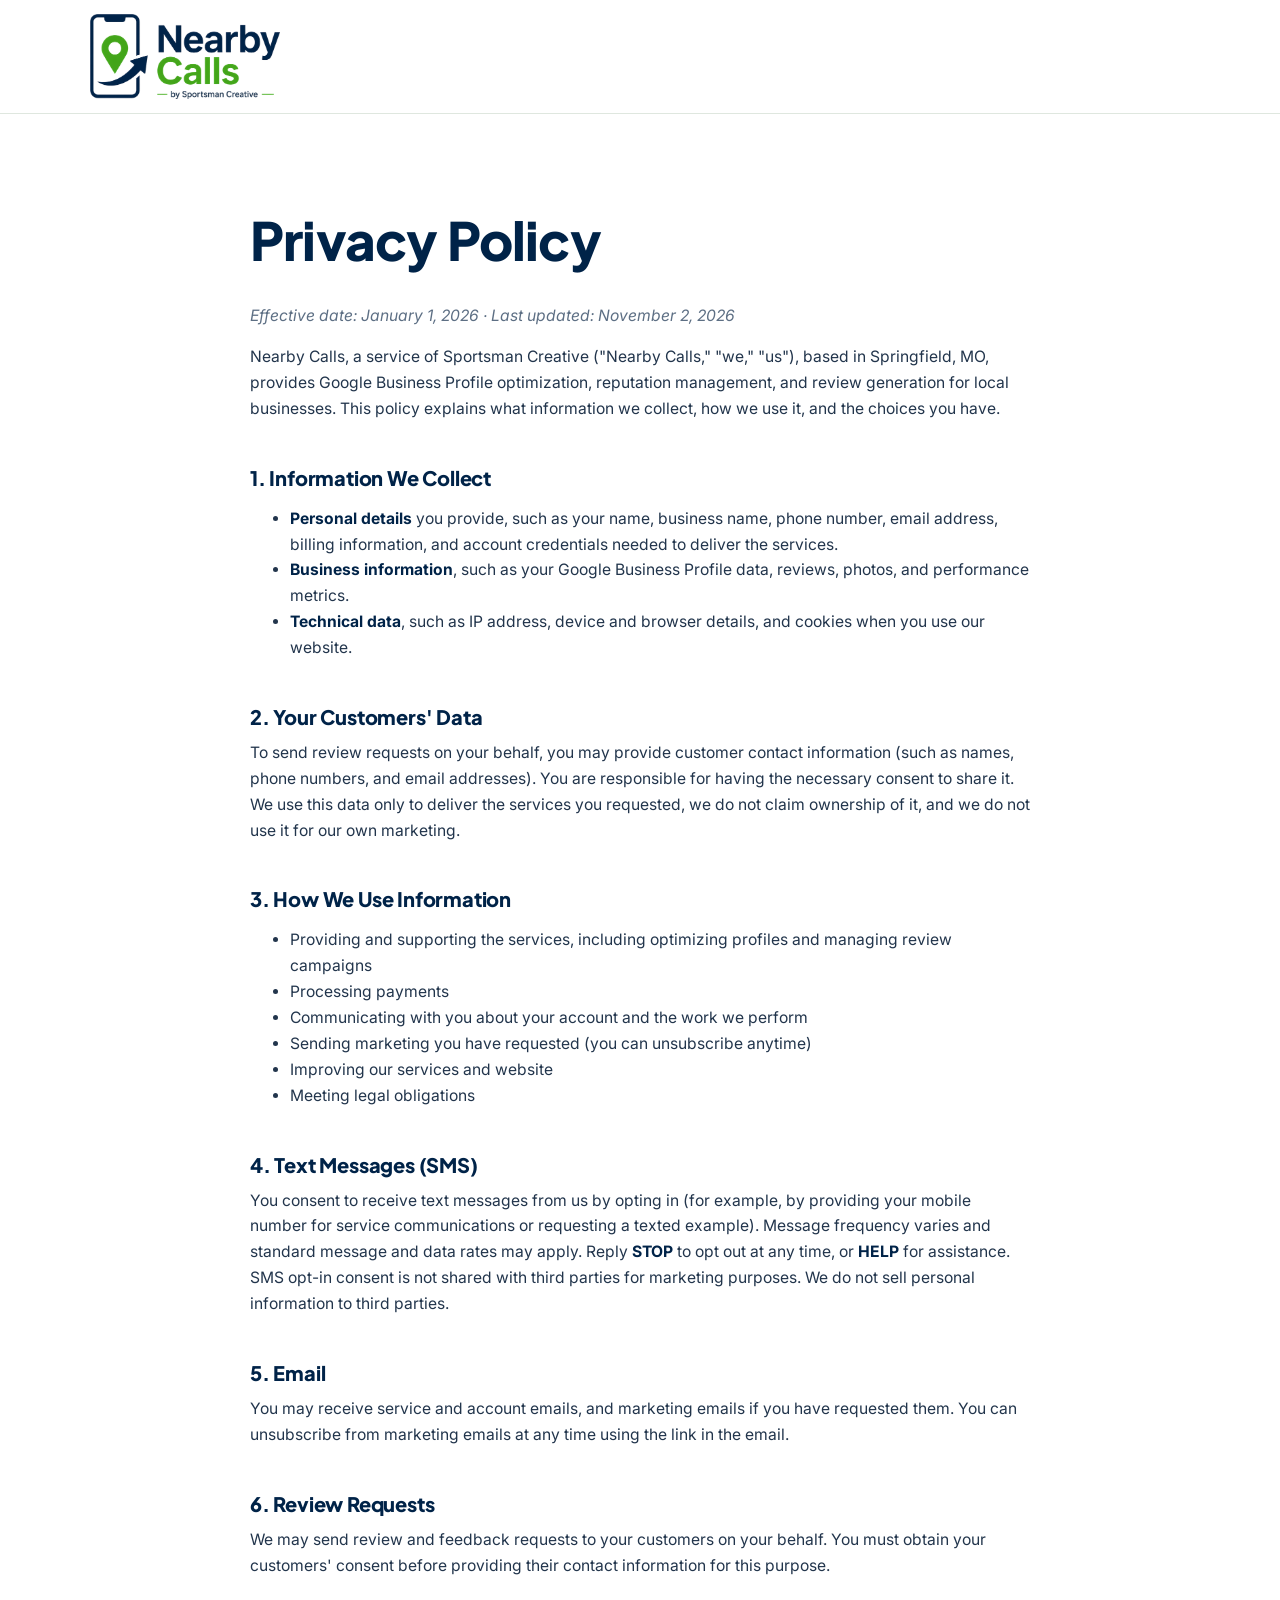
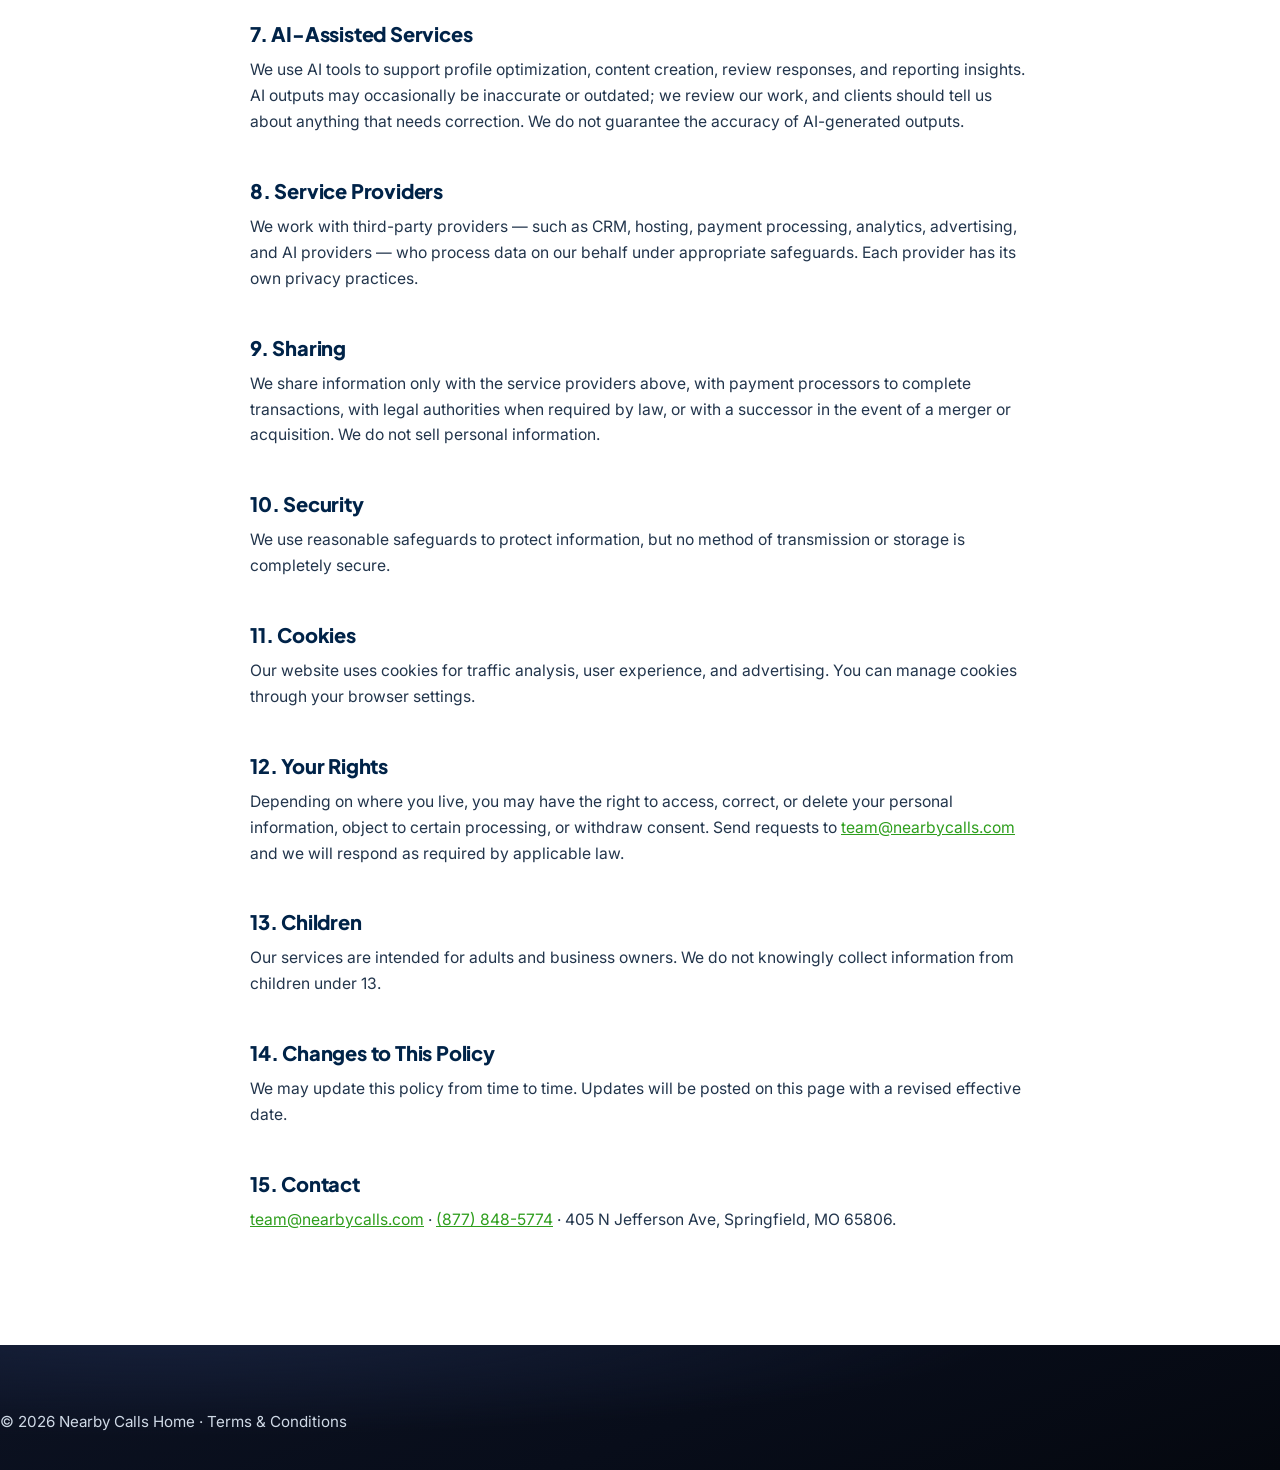
<file: privacy-policy.html>
<!DOCTYPE html>
<html lang="en">
<head>
  <meta charset="UTF-8">
  <meta name="viewport" content="width=device-width, initial-scale=1, viewport-fit=cover">
  <title>Privacy Policy | Nearby Calls</title>
  <meta name="description" content="Privacy policy for Nearby Calls: what we collect, how we use it, SMS and email practices, and your rights.">
  <link rel="canonical" href="https://www.nearbycalls.com/privacy-policy">
  <link rel="icon" type="image/png" sizes="32x32" href="assets/favicon-32.png">
  <link rel="preconnect" href="https://fonts.googleapis.com">
  <link rel="preconnect" href="https://fonts.gstatic.com" crossorigin>
  <link rel="stylesheet" href="https://fonts.googleapis.com/css2?family=Plus+Jakarta+Sans:wght@500;700;800&family=Inter:wght@400;600;700&display=swap">
  <link rel="stylesheet" href="css/styles.css">
  <style>
    .legal { max-width: 820px; margin-inline: auto; }
    .legal h2 { font-size: 1.25rem; margin-top: 2.2em; }
    .legal p, .legal li { font-size: 0.98rem; }
    .legal .updated { color: var(--muted); }
  </style>
</head>
<body>
  <header class="site-header">
    <div class="container">
      <a class="logo" href="index.html"><img src="assets/nearby-calls-logo.png" alt="Nearby Calls logo" width="190" height="86"></a>
    </div>
  </header>

  <section>
    <div class="container legal">
      <h1>Privacy Policy</h1>
      <p class="updated"><em>Effective date: January 1, 2026 · Last updated: November 2, 2026</em></p>

      <p>Nearby Calls, a service of Sportsman Creative ("Nearby Calls," "we," "us"), based in Springfield, MO, provides Google Business Profile optimization, reputation management, and review generation for local businesses. This policy explains what information we collect, how we use it, and the choices you have.</p>

      <h2>1. Information We Collect</h2>
      <ul>
        <li><strong>Personal details</strong> you provide, such as your name, business name, phone number, email address, billing information, and account credentials needed to deliver the services.</li>
        <li><strong>Business information</strong>, such as your Google Business Profile data, reviews, photos, and performance metrics.</li>
        <li><strong>Technical data</strong>, such as IP address, device and browser details, and cookies when you use our website.</li>
      </ul>

      <h2>2. Your Customers' Data</h2>
      <p>To send review requests on your behalf, you may provide customer contact information (such as names, phone numbers, and email addresses). You are responsible for having the necessary consent to share it. We use this data only to deliver the services you requested, we do not claim ownership of it, and we do not use it for our own marketing.</p>

      <h2>3. How We Use Information</h2>
      <ul>
        <li>Providing and supporting the services, including optimizing profiles and managing review campaigns</li>
        <li>Processing payments</li>
        <li>Communicating with you about your account and the work we perform</li>
        <li>Sending marketing you have requested (you can unsubscribe anytime)</li>
        <li>Improving our services and website</li>
        <li>Meeting legal obligations</li>
      </ul>

      <h2>4. Text Messages (SMS)</h2>
      <p>You consent to receive text messages from us by opting in (for example, by providing your mobile number for service communications or requesting a texted example). Message frequency varies and standard message and data rates may apply. Reply <strong>STOP</strong> to opt out at any time, or <strong>HELP</strong> for assistance. SMS opt-in consent is not shared with third parties for marketing purposes. We do not sell personal information to third parties.</p>

      <h2>5. Email</h2>
      <p>You may receive service and account emails, and marketing emails if you have requested them. You can unsubscribe from marketing emails at any time using the link in the email.</p>

      <h2>6. Review Requests</h2>
      <p>We may send review and feedback requests to your customers on your behalf. You must obtain your customers' consent before providing their contact information for this purpose.</p>

      <h2>7. AI-Assisted Services</h2>
      <p>We use AI tools to support profile optimization, content creation, review responses, and reporting insights. AI outputs may occasionally be inaccurate or outdated; we review our work, and clients should tell us about anything that needs correction. We do not guarantee the accuracy of AI-generated outputs.</p>

      <h2>8. Service Providers</h2>
      <p>We work with third-party providers — such as CRM, hosting, payment processing, analytics, advertising, and AI providers — who process data on our behalf under appropriate safeguards. Each provider has its own privacy practices.</p>

      <h2>9. Sharing</h2>
      <p>We share information only with the service providers above, with payment processors to complete transactions, with legal authorities when required by law, or with a successor in the event of a merger or acquisition. We do not sell personal information.</p>

      <h2>10. Security</h2>
      <p>We use reasonable safeguards to protect information, but no method of transmission or storage is completely secure.</p>

      <h2>11. Cookies</h2>
      <p>Our website uses cookies for traffic analysis, user experience, and advertising. You can manage cookies through your browser settings.</p>

      <h2>12. Your Rights</h2>
      <p>Depending on where you live, you may have the right to access, correct, or delete your personal information, object to certain processing, or withdraw consent. Send requests to <a href="mailto:team@nearbycalls.com">team@nearbycalls.com</a> and we will respond as required by applicable law.</p>

      <h2>13. Children</h2>
      <p>Our services are intended for adults and business owners. We do not knowingly collect information from children under 13.</p>

      <h2>14. Changes to This Policy</h2>
      <p>We may update this policy from time to time. Updates will be posted on this page with a revised effective date.</p>

      <h2>15. Contact</h2>
      <p><a href="mailto:team@nearbycalls.com">team@nearbycalls.com</a> · <a href="tel:+18778485774">(877) 848-5774</a> · 405 N Jefferson Ave, Springfield, MO 65806.</p>
    </div>
  </section>

  <footer class="site-footer">
    <div class="container footer-bottom" style="border:none;margin:0;padding:0">
      <span>© 2026 Nearby Calls</span>
      <span><a href="index.html">Home</a> · <a href="terms-and-conditions.html">Terms &amp; Conditions</a></span>
    </div>
  </footer>
</body>
</html>
</file>
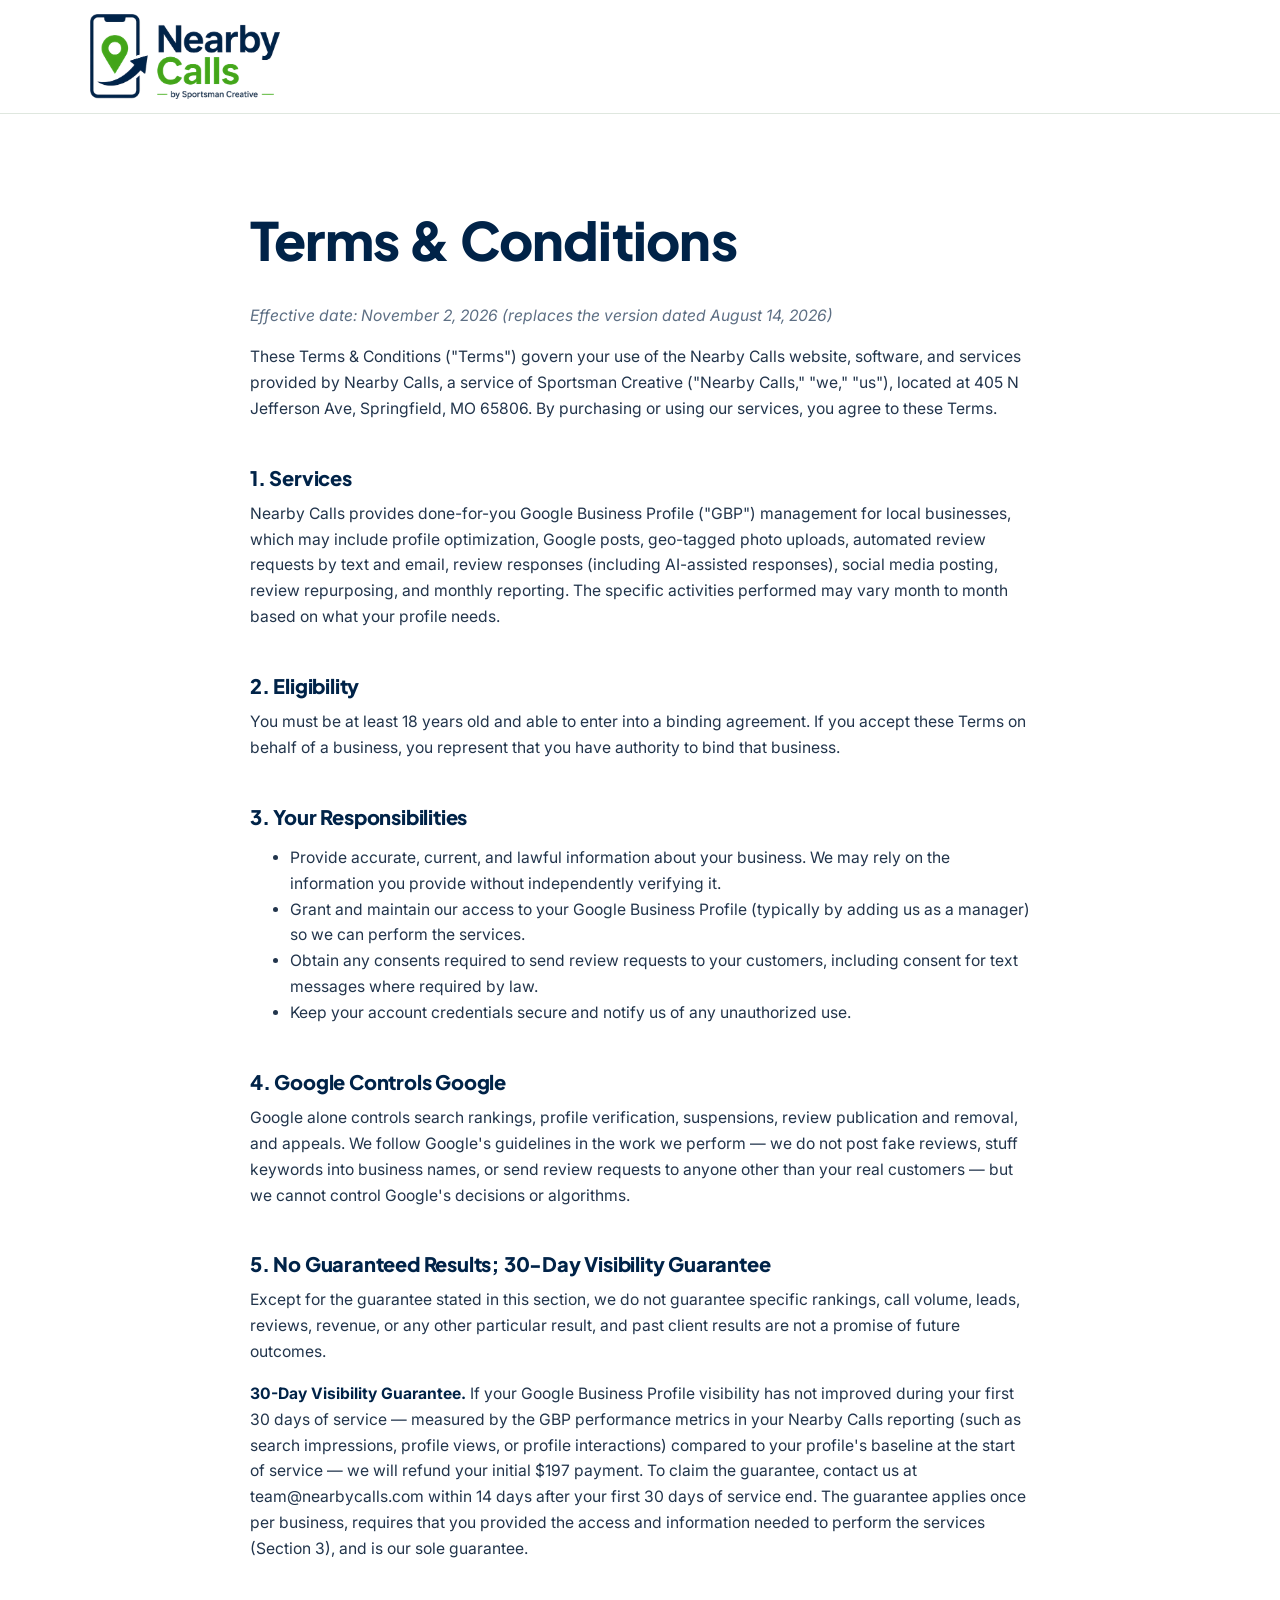
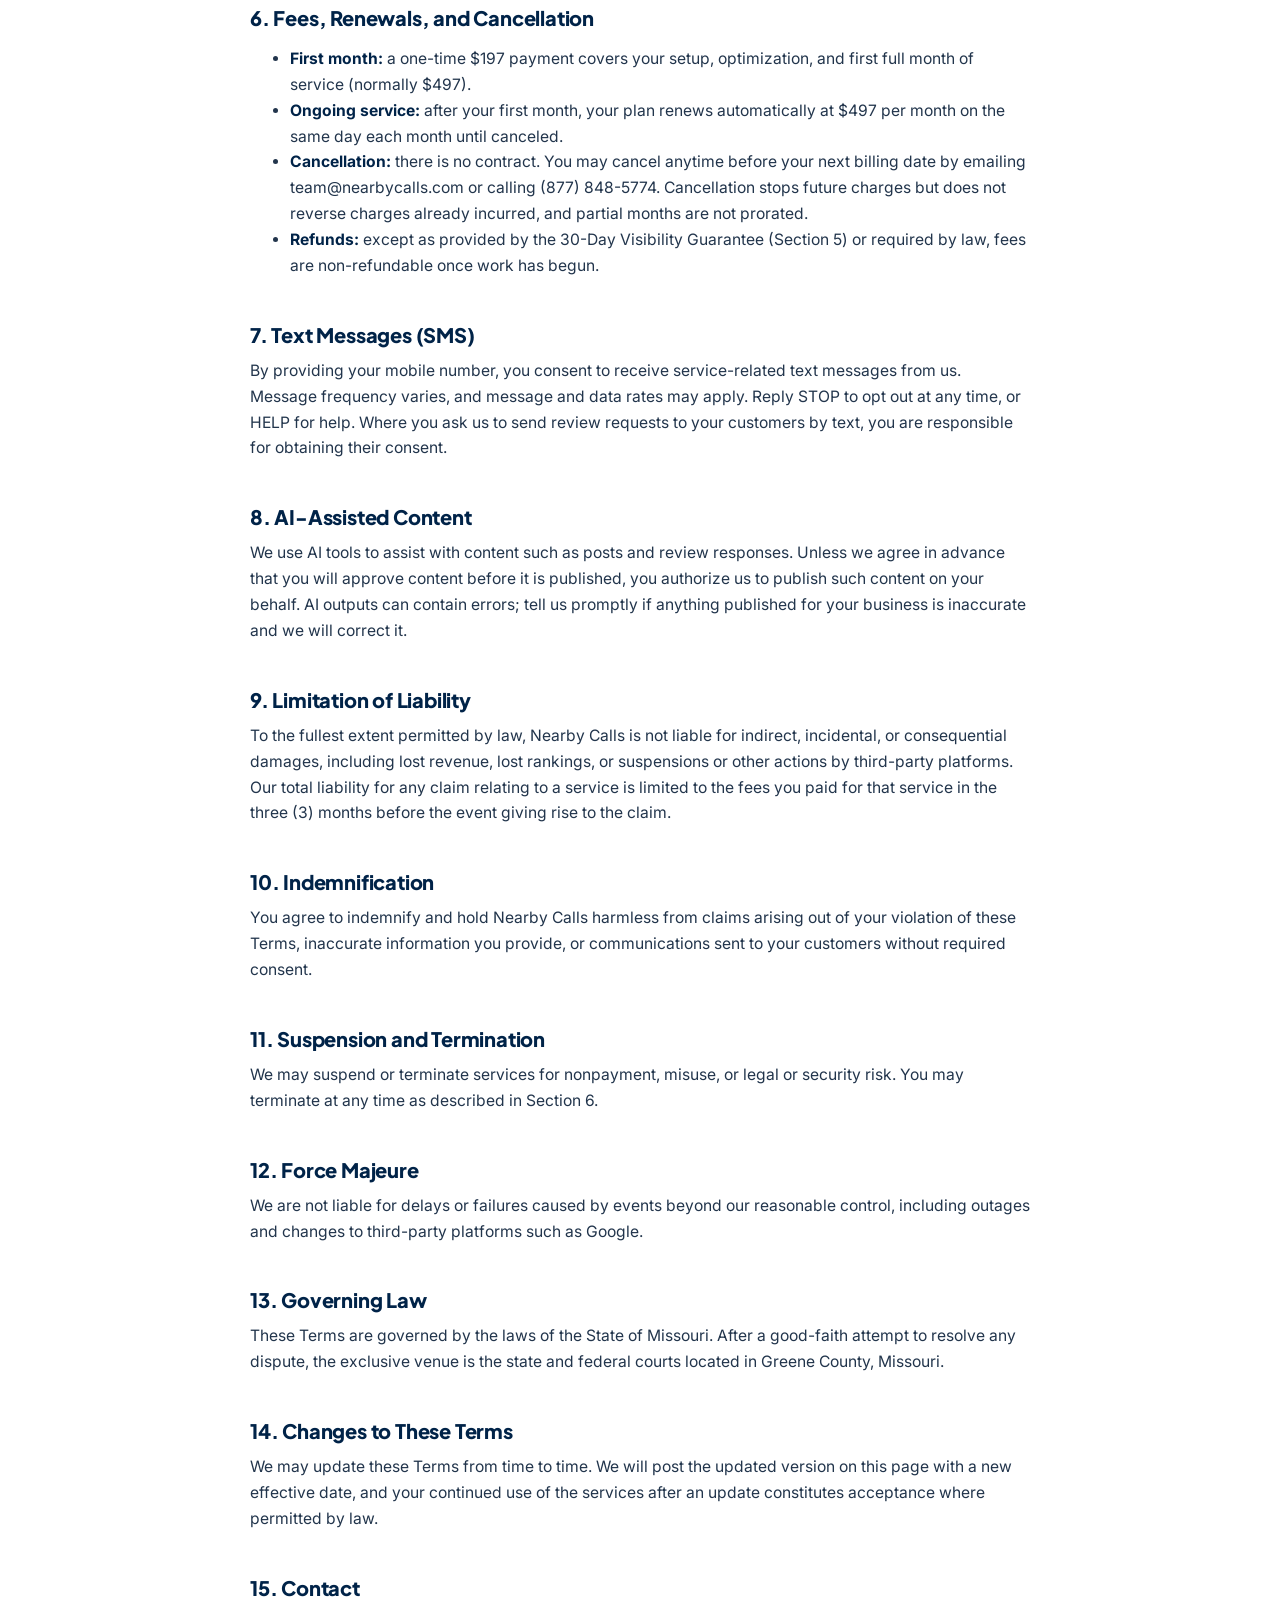
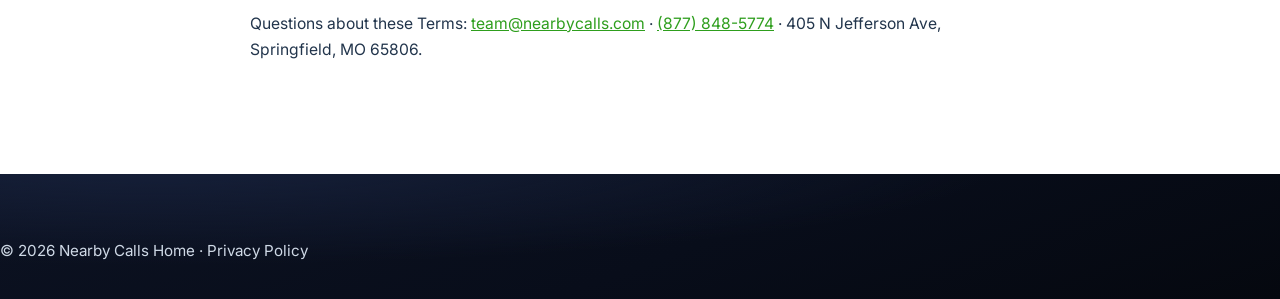
<file: terms-and-conditions.html>
<!DOCTYPE html>
<html lang="en">
<head>
  <meta charset="UTF-8">
  <meta name="viewport" content="width=device-width, initial-scale=1, viewport-fit=cover">
  <title>Terms &amp; Conditions | Nearby Calls</title>
  <meta name="description" content="Terms and conditions for Nearby Calls Google Business Profile management services, including pricing, renewals, cancellation, and our 30-day guarantee.">
  <link rel="canonical" href="https://www.nearbycalls.com/terms-and-conditions">
  <link rel="icon" type="image/png" sizes="32x32" href="assets/favicon-32.png">
  <link rel="preconnect" href="https://fonts.googleapis.com">
  <link rel="preconnect" href="https://fonts.gstatic.com" crossorigin>
  <link rel="stylesheet" href="https://fonts.googleapis.com/css2?family=Plus+Jakarta+Sans:wght@500;700;800&family=Inter:wght@400;600;700&display=swap">
  <link rel="stylesheet" href="css/styles.css">
  <style>
    .legal { max-width: 820px; margin-inline: auto; }
    .legal h2 { font-size: 1.25rem; margin-top: 2.2em; }
    .legal p, .legal li { font-size: 0.98rem; }
    .legal .updated { color: var(--muted); }
  </style>
</head>
<body>
  <header class="site-header">
    <div class="container">
      <a class="logo" href="index.html"><img src="assets/nearby-calls-logo.png" alt="Nearby Calls logo" width="190" height="86"></a>
    </div>
  </header>

  <section>
    <div class="container legal">
      <h1>Terms &amp; Conditions</h1>
      <p class="updated"><em>Effective date: November 2, 2026 (replaces the version dated August 14, 2026)</em></p>

      <p>These Terms &amp; Conditions ("Terms") govern your use of the Nearby Calls website, software, and services provided by Nearby Calls, a service of Sportsman Creative ("Nearby Calls," "we," "us"), located at 405 N Jefferson Ave, Springfield, MO 65806. By purchasing or using our services, you agree to these Terms.</p>

      <h2>1. Services</h2>
      <p>Nearby Calls provides done-for-you Google Business Profile ("GBP") management for local businesses, which may include profile optimization, Google posts, geo-tagged photo uploads, automated review requests by text and email, review responses (including AI-assisted responses), social media posting, review repurposing, and monthly reporting. The specific activities performed may vary month to month based on what your profile needs.</p>

      <h2>2. Eligibility</h2>
      <p>You must be at least 18 years old and able to enter into a binding agreement. If you accept these Terms on behalf of a business, you represent that you have authority to bind that business.</p>

      <h2>3. Your Responsibilities</h2>
      <ul>
        <li>Provide accurate, current, and lawful information about your business. We may rely on the information you provide without independently verifying it.</li>
        <li>Grant and maintain our access to your Google Business Profile (typically by adding us as a manager) so we can perform the services.</li>
        <li>Obtain any consents required to send review requests to your customers, including consent for text messages where required by law.</li>
        <li>Keep your account credentials secure and notify us of any unauthorized use.</li>
      </ul>

      <h2>4. Google Controls Google</h2>
      <p>Google alone controls search rankings, profile verification, suspensions, review publication and removal, and appeals. We follow Google's guidelines in the work we perform — we do not post fake reviews, stuff keywords into business names, or send review requests to anyone other than your real customers — but we cannot control Google's decisions or algorithms.</p>

      <h2>5. No Guaranteed Results; 30-Day Visibility Guarantee</h2>
      <p>Except for the guarantee stated in this section, we do not guarantee specific rankings, call volume, leads, reviews, revenue, or any other particular result, and past client results are not a promise of future outcomes.</p>
      <p><strong>30-Day Visibility Guarantee.</strong> If your Google Business Profile visibility has not improved during your first 30 days of service — measured by the GBP performance metrics in your Nearby Calls reporting (such as search impressions, profile views, or profile interactions) compared to your profile's baseline at the start of service — we will refund your initial $197 payment. To claim the guarantee, contact us at team@nearbycalls.com within 14 days after your first 30 days of service end. The guarantee applies once per business, requires that you provided the access and information needed to perform the services (Section 3), and is our sole guarantee.</p>

      <h2>6. Fees, Renewals, and Cancellation</h2>
      <ul>
        <li><strong>First month:</strong> a one-time $197 payment covers your setup, optimization, and first full month of service (normally $497).</li>
        <li><strong>Ongoing service:</strong> after your first month, your plan renews automatically at $497 per month on the same day each month until canceled.</li>
        <li><strong>Cancellation:</strong> there is no contract. You may cancel anytime before your next billing date by emailing team@nearbycalls.com or calling (877) 848-5774. Cancellation stops future charges but does not reverse charges already incurred, and partial months are not prorated.</li>
        <li><strong>Refunds:</strong> except as provided by the 30-Day Visibility Guarantee (Section 5) or required by law, fees are non-refundable once work has begun.</li>
      </ul>

      <h2>7. Text Messages (SMS)</h2>
      <p>By providing your mobile number, you consent to receive service-related text messages from us. Message frequency varies, and message and data rates may apply. Reply STOP to opt out at any time, or HELP for help. Where you ask us to send review requests to your customers by text, you are responsible for obtaining their consent.</p>

      <h2>8. AI-Assisted Content</h2>
      <p>We use AI tools to assist with content such as posts and review responses. Unless we agree in advance that you will approve content before it is published, you authorize us to publish such content on your behalf. AI outputs can contain errors; tell us promptly if anything published for your business is inaccurate and we will correct it.</p>

      <h2>9. Limitation of Liability</h2>
      <p>To the fullest extent permitted by law, Nearby Calls is not liable for indirect, incidental, or consequential damages, including lost revenue, lost rankings, or suspensions or other actions by third-party platforms. Our total liability for any claim relating to a service is limited to the fees you paid for that service in the three (3) months before the event giving rise to the claim.</p>

      <h2>10. Indemnification</h2>
      <p>You agree to indemnify and hold Nearby Calls harmless from claims arising out of your violation of these Terms, inaccurate information you provide, or communications sent to your customers without required consent.</p>

      <h2>11. Suspension and Termination</h2>
      <p>We may suspend or terminate services for nonpayment, misuse, or legal or security risk. You may terminate at any time as described in Section 6.</p>

      <h2>12. Force Majeure</h2>
      <p>We are not liable for delays or failures caused by events beyond our reasonable control, including outages and changes to third-party platforms such as Google.</p>

      <h2>13. Governing Law</h2>
      <p>These Terms are governed by the laws of the State of Missouri. After a good-faith attempt to resolve any dispute, the exclusive venue is the state and federal courts located in Greene County, Missouri.</p>

      <h2>14. Changes to These Terms</h2>
      <p>We may update these Terms from time to time. We will post the updated version on this page with a new effective date, and your continued use of the services after an update constitutes acceptance where permitted by law.</p>

      <h2>15. Contact</h2>
      <p>Questions about these Terms: <a href="mailto:team@nearbycalls.com">team@nearbycalls.com</a> · <a href="tel:+18778485774">(877) 848-5774</a> · 405 N Jefferson Ave, Springfield, MO 65806.</p>
    </div>
  </section>

  <footer class="site-footer">
    <div class="container footer-bottom" style="border:none;margin:0;padding:0">
      <span>© 2026 Nearby Calls</span>
      <span><a href="index.html">Home</a> · <a href="privacy-policy.html">Privacy Policy</a></span>
    </div>
  </footer>
</body>
</html>
</file>
<file: css/styles.css>
/* ==========================================================================
   Nearby Calls — nearbycalls.com
   Layout: single landing page, alternating white / soft-green / navy bands.
   Brand tokens sampled from the Nearby Calls logo + existing site.
   ========================================================================== */

:root {
  /* Color */
  --navy: #002348;        /* logo navy — headings, dark UI */
  --navy-soft: #0a3464;   /* hover state for navy elements */
  --band: #041a35;        /* dark section background */
  --ink: #0d0e20;         /* darkest band (review automation) */
  --green: #3ebe29;       /* CTA green (site buttons) */
  --green-deep: #2e9e1d;  /* hover green */
  --green-logo: #44a61a;  /* logo green, accents on white */
  --green-glow: #5ef04c;  /* highlights on dark bands */
  --bg: #ffffff;
  --bg-soft: #f3f7f2;     /* green-biased neutral */
  --line: #dfe7df;
  --line-dark: rgba(255, 255, 255, 0.14);
  --text: #22354c;        /* body on white */
  --muted: #5d6f84;
  --text-dark-bg: #cfd9e6;/* body on navy */
  /* Type */
  --font-display: "Plus Jakarta Sans", "Inter", system-ui, -apple-system, "Segoe UI", sans-serif;
  --font-body: "Inter", system-ui, -apple-system, "Segoe UI", sans-serif;
  /* Shape */
  --radius: 14px;
  --radius-lg: 22px;
  --shadow: 0 10px 30px rgba(0, 35, 72, 0.1);
  --container: 1140px;
  color-scheme: light;
}

* { box-sizing: border-box; }

html { scroll-behavior: smooth; }

body {
  margin: 0;
  font-family: var(--font-body);
  font-size: 1.0625rem;
  line-height: 1.65;
  color: var(--text);
  background: var(--bg);
  -webkit-font-smoothing: antialiased;
}

img { max-width: 100%; height: auto; display: block; }

h1, h2, h3, h4 {
  font-family: var(--font-display);
  color: var(--navy);
  line-height: 1.15;
  margin: 0 0 0.6em;
  text-wrap: balance;
}
h1 { font-size: clamp(2.1rem, 4.6vw, 3.3rem); font-weight: 800; letter-spacing: -0.015em; }
h2 { font-size: clamp(1.7rem, 3.4vw, 2.5rem); font-weight: 800; letter-spacing: -0.01em; }
h3 { font-size: 1.25rem; font-weight: 700; }

p { margin: 0 0 1em; }
a { color: var(--green-deep); }
strong { color: var(--navy); }

.container {
  max-width: var(--container);
  margin-inline: auto;
  padding-left: max(20px, env(safe-area-inset-left, 0px));
  padding-right: max(20px, env(safe-area-inset-right, 0px));
}

section { padding-block: clamp(56px, 8vw, 96px); }

.eyebrow {
  display: inline-block;
  font-family: var(--font-display);
  font-size: 0.78rem;
  font-weight: 700;
  letter-spacing: 0.14em;
  text-transform: uppercase;
  color: var(--green-deep);
  margin-bottom: 14px;
}
.on-dark .eyebrow { color: var(--green-glow); }

.section-head { max-width: 760px; margin-inline: auto; text-align: center; }
.section-head p { color: var(--muted); font-size: 1.1rem; }

/* --------------------------------------------------------------------------
   Buttons
   -------------------------------------------------------------------------- */
.btn {
  display: inline-flex;
  align-items: center;
  justify-content: center;
  gap: 10px;
  font-family: var(--font-display);
  font-weight: 800;
  font-size: 0.95rem;
  letter-spacing: 0.04em;
  text-transform: uppercase;
  text-decoration: none;
  border-radius: 10px;
  padding: 16px 30px;
  border: 2px solid transparent;
  cursor: pointer;
  transition: transform 0.15s ease, background 0.15s ease, color 0.15s ease, border-color 0.15s ease;
}
.btn:hover { transform: translateY(-2px); }
.btn-green { background: var(--green); color: var(--navy); }
.btn-green:hover { background: var(--green-glow); }
.btn-navy { background: var(--navy); color: #fff; }
.btn-navy:hover { background: var(--navy-soft); }
.btn-outline { border-color: var(--navy); color: var(--navy); background: transparent; }
.btn-outline:hover { background: var(--navy); color: #fff; }
.btn-outline-light { border-color: rgba(255,255,255,0.55); color: #fff; background: transparent; }
.btn-outline-light:hover { border-color: var(--green-glow); color: var(--green-glow); }

.under-btn-note { font-size: 0.9rem; color: var(--muted); margin-top: 12px; }

.guarantee-line {
  display: flex;
  align-items: flex-start;
  justify-content: center;
  gap: 8px;
  font-size: 0.92rem;
  color: var(--navy);
  font-weight: 600;
  margin-top: 10px;
}
.guarantee-line svg { flex: none; margin-top: 2px; }

/* --------------------------------------------------------------------------
   Top bar + header
   -------------------------------------------------------------------------- */
.topbar { background: var(--band); color: #fff; }
.topbar-inner {
  display: flex;
  flex-wrap: wrap;
  gap: 6px 28px;
  justify-content: space-between;
  align-items: center;
  padding-block: 10px;
  padding-left: max(24px, env(safe-area-inset-left, 0px));
  padding-right: max(24px, env(safe-area-inset-right, 0px));
}
.topbar a { color: #fff; text-decoration: none; }
.topbar a:hover { color: var(--green-glow); }
.topbar span, .topbar a {
  display: inline-flex;
  align-items: center;
  gap: 8px;
  white-space: nowrap;
  font-family: var(--font-display);
  font-size: 0.72rem;
  font-weight: 600;
  letter-spacing: 0.08em;
  text-transform: uppercase;
}
.topbar svg { flex: none; }

.site-header {
  position: sticky;
  top: 0;
  z-index: 50;
  background: rgba(255, 255, 255, 0.96);
  backdrop-filter: blur(8px);
  border-bottom: 1px solid var(--line);
}
.site-header .container {
  display: flex;
  align-items: center;
  gap: 28px;
  padding-block: 14px;
}
.logo img { width: 190px; }
.main-nav { display: flex; gap: 26px; margin-left: auto; }
.main-nav a {
  font-family: var(--font-display);
  font-weight: 600;
  font-size: 0.95rem;
  color: var(--navy);
  text-decoration: none;
}
.main-nav a:hover { color: var(--green-deep); }
.header-cta { margin-left: 8px; padding: 12px 22px; font-size: 0.82rem; }

.nav-toggle {
  display: none;
  margin-left: auto;
  background: none;
  border: 2px solid var(--navy);
  border-radius: 10px;
  padding: 8px 10px;
  color: var(--navy);
  font-size: 1.1rem;
  line-height: 1;
  cursor: pointer;
}

/* --------------------------------------------------------------------------
   Hero
   -------------------------------------------------------------------------- */
.hero {
  padding-block: clamp(48px, 7vw, 88px);
  background-image:
    linear-gradient(180deg, rgba(255, 255, 255, 0) 55%, #ffffff 96%),
    radial-gradient(rgba(68, 166, 26, 0.13) 1.6px, transparent 1.6px);
  background-size: auto, 26px 26px;
}
.hero .container {
  display: grid;
  grid-template-columns: 1.08fr 0.92fr;
  gap: 48px;
  align-items: center;
}
.hero h1 em { font-style: normal; color: var(--green-deep); }
.hero-sub { font-size: 1.15rem; color: var(--muted); max-width: 34em; }

.industry-chips { display: flex; flex-wrap: wrap; gap: 8px; margin: 18px 0 22px; }
.industry-chips span {
  font-size: 0.8rem;
  font-weight: 600;
  color: var(--navy);
  background: var(--bg-soft);
  border: 1px solid var(--line);
  border-radius: 999px;
  padding: 5px 13px;
}

.hero-price { font-family: var(--font-display); font-size: 1.25rem; font-weight: 800; color: var(--navy); margin-bottom: 2px; }
.hero-price-note { font-size: 0.95rem; color: var(--muted); margin-bottom: 20px; }
.hero-ctas { display: flex; flex-wrap: wrap; gap: 14px; margin-bottom: 18px; }

.rating-line { display: flex; align-items: center; flex-wrap: wrap; gap: 8px; font-size: 0.92rem; color: var(--muted); }
.stars { color: #f5a623; letter-spacing: 2px; font-size: 1rem; }
.rating-line b { color: var(--navy); }

.hero-media { position: relative; }
.hero-media img { filter: drop-shadow(0 24px 40px rgba(0, 35, 72, 0.18)); }

/* --------------------------------------------------------------------------
   Trust bar
   -------------------------------------------------------------------------- */
.trustbar { background: var(--band); padding-block: 26px; }
.trustbar .container {
  display: grid;
  grid-template-columns: repeat(4, 1fr);
  gap: 18px;
}
.trustbar .item {
  display: flex;
  align-items: center;
  gap: 12px;
  color: #fff;
  font-family: var(--font-display);
  font-weight: 700;
  font-size: 0.95rem;
  justify-content: center;
  text-align: left;
}
.trustbar .item + .item { border-left: 1px solid var(--line-dark); padding-left: 18px; }
.trustbar svg { flex: none; }

/* --------------------------------------------------------------------------
   Revenue section (dark)
   -------------------------------------------------------------------------- */
.on-dark { background: var(--band); color: var(--text-dark-bg); }
.on-dark h2, .on-dark h3 { color: #fff; }
.on-dark .section-head p { color: var(--text-dark-bg); }

.revenue h2 em { font-style: normal; color: var(--green-glow); }
.revenue-ask { font-family: var(--font-display); font-weight: 800; font-size: 1.4rem; color: #fff; }

.calc {
  background: rgba(255, 255, 255, 0.05);
  border: 1px solid var(--line-dark);
  border-radius: var(--radius-lg);
  padding: clamp(22px, 4vw, 36px);
  max-width: 860px;
  margin: 34px auto 0;
}
.calc-label {
  display: flex;
  flex-wrap: wrap;
  align-items: center;
  justify-content: center;
  gap: 10px;
  font-family: var(--font-display);
  font-weight: 700;
  color: #fff;
  font-size: 1.05rem;
  text-align: center;
}
.calc-input-wrap { position: relative; display: inline-flex; align-items: center; }
.calc-input-wrap::before {
  content: "$";
  position: absolute;
  left: 14px;
  color: var(--green-glow);
  font-weight: 800;
}
#customerValue {
  width: 120px;
  padding: 10px 12px 10px 28px;
  font: 800 1.1rem var(--font-display);
  color: #fff;
  background: rgba(0, 0, 0, 0.25);
  border: 1px solid var(--line-dark);
  border-radius: 10px;
}
#customerValue:focus { outline: 2px solid var(--green-glow); outline-offset: 1px; }

.calc-grid {
  display: grid;
  grid-template-columns: repeat(3, 1fr);
  gap: 16px;
  margin-top: 24px;
}
.calc-tile {
  background: rgba(0, 0, 0, 0.28);
  border: 1px solid var(--line-dark);
  border-radius: var(--radius);
  text-align: center;
  padding: 22px 14px;
}
.calc-tile .n { font-family: var(--font-display); font-weight: 800; font-size: 1.5rem; color: #fff; }
.calc-tile .lbl { font-size: 0.78rem; letter-spacing: 0.08em; text-transform: uppercase; color: var(--text-dark-bg); margin: 2px 0 8px; }
.calc-tile .rev { font-family: var(--font-display); font-weight: 800; font-size: clamp(1.5rem, 3vw, 2rem); color: var(--green-glow); }
.calc-tile .per { font-size: 0.8rem; color: var(--text-dark-bg); }
.calc-note { text-align: center; font-size: 0.8rem; color: #8ba0b8; margin: 14px 0 0; }

.revenue-pitch { max-width: 720px; margin: 44px auto 0; text-align: center; }
.revenue-pitch h3 { font-size: 1.45rem; }
.revenue-pitch .q { color: var(--green-glow); font-weight: 700; font-family: var(--font-display); margin-bottom: 16px; }
.revenue-tagline { font-family: var(--font-display); font-weight: 800; font-size: 1.3rem; color: #fff; margin: 28px 0 22px; }

/* --------------------------------------------------------------------------
   Reviews / proof
   -------------------------------------------------------------------------- */
.results-strip {
  display: grid;
  grid-template-columns: repeat(3, 1fr);
  gap: 20px;
  margin: 40px 0 44px;
}
.result-tile {
  background: var(--bg);
  border: 1px solid var(--line);
  border-radius: var(--radius-lg);
  padding: 26px 24px;
  box-shadow: var(--shadow);
  display: flex;
  flex-direction: column;
}
.result-tile .big {
  font-family: var(--font-display);
  font-weight: 800;
  font-size: clamp(1.9rem, 3.4vw, 2.5rem);
  color: var(--green-deep);
  font-variant-numeric: tabular-nums;
  line-height: 1.1;
}
.result-tile .what { font-weight: 700; color: var(--navy); margin: 6px 0 4px; }
.result-tile .who { font-size: 0.88rem; color: var(--muted); }
.result-tile a { font-size: 0.85rem; font-weight: 600; margin-top: auto; padding-top: 12px; }

.testimonials {
  display: grid;
  grid-template-columns: repeat(2, 1fr);
  gap: 20px;
}
.t-card {
  background: var(--bg);
  border: 1px solid var(--line);
  border-radius: var(--radius-lg);
  padding: 26px;
}
.t-card .stars { margin-bottom: 10px; }
.t-card blockquote { margin: 0 0 16px; font-size: 0.98rem; }
.t-card .who { font-family: var(--font-display); font-weight: 800; color: var(--navy); }
.t-card .biz { font-size: 0.85rem; color: var(--muted); }

/* --------------------------------------------------------------------------
   How it works
   -------------------------------------------------------------------------- */
.how .container { display: grid; grid-template-columns: 1fr 1fr; gap: 48px; align-items: center; }
.steps { display: grid; gap: 22px; margin-top: 10px; }
.step { display: flex; gap: 18px; }
.step .num {
  flex: none;
  width: 44px;
  height: 44px;
  border-radius: 50%;
  background: var(--bg-soft);
  border: 2px solid var(--green-logo);
  color: var(--green-deep);
  font-family: var(--font-display);
  font-weight: 800;
  display: grid;
  place-items: center;
}
.step h3 { margin-bottom: 4px; }
.step p { color: var(--muted); margin: 0; }
.how-media { position: relative; }
.how-caption { font-size: 0.85rem; color: var(--muted); text-align: center; margin-top: 10px; }

/* --------------------------------------------------------------------------
   Why this works
   -------------------------------------------------------------------------- */
.why { background: var(--bg-soft); }
.vs-grow-mobile { display: none; }
@media (max-width: 640px) {
  .vs-grow-mobile { display: block; margin-top: 14px; }
}
.why-media {
  background: #fff;
  border: 1px solid var(--line);
  border-radius: var(--radius-lg);
  padding: clamp(14px, 3vw, 28px);
  box-shadow: var(--shadow);
  max-width: 980px;
  margin: 36px auto 0;
}

/* --------------------------------------------------------------------------
   Services grid
   -------------------------------------------------------------------------- */
.services-grid {
  display: grid;
  grid-template-columns: repeat(3, 1fr);
  gap: 20px;
  margin-top: 42px;
}
.svc {
  background: var(--bg);
  border: 1px solid var(--line);
  border-radius: var(--radius-lg);
  padding: 26px;
  transition: transform 0.15s ease, box-shadow 0.15s ease;
}
.svc:hover { transform: translateY(-3px); box-shadow: var(--shadow); }
.svc .icon {
  width: 46px;
  height: 46px;
  border-radius: 12px;
  background: var(--bg-soft);
  color: var(--green-deep);
  display: grid;
  place-items: center;
  margin-bottom: 14px;
}
.svc h3 { font-size: 1.08rem; margin-bottom: 6px; }
.svc p { font-size: 0.93rem; color: var(--muted); margin: 0; }

/* --------------------------------------------------------------------------
   Review automation (darkest band)
   -------------------------------------------------------------------------- */
.automation { background: var(--ink); color: var(--text-dark-bg); }
.automation h2 { color: #fff; }
.automation h2 em { font-style: normal; color: var(--green-glow); }
.automation .container { display: grid; grid-template-columns: 1.05fr 0.95fr; gap: 48px; align-items: center; }
.check-list { list-style: none; padding: 0; margin: 22px 0; display: grid; gap: 10px; }
.check-list li { display: flex; gap: 10px; align-items: flex-start; }
.check-list svg { flex: none; margin-top: 4px; }
.automation-media img { margin-inline: auto; filter: drop-shadow(0 24px 40px rgba(0, 0, 0, 0.4)); }
.sms-note { font-size: 0.9rem; color: #8ba0b8; margin-top: 12px; }
.sms-note b { color: #fff; }

/* --------------------------------------------------------------------------
   Founder
   -------------------------------------------------------------------------- */
.founder { background: var(--bg-soft); }
.founder .container { display: grid; grid-template-columns: 0.8fr 1.2fr; gap: 48px; align-items: center; }
.founder-photo img {
  border-radius: var(--radius-lg);
  box-shadow: var(--shadow);
  max-width: 400px;
  width: 100%;
  margin-inline: auto;
}
.founder-sign { font-family: var(--font-display); font-weight: 800; color: var(--navy); margin-top: 18px; }
.founder-links { display: flex; flex-wrap: wrap; gap: 10px 22px; margin-top: 14px; font-weight: 600; font-size: 0.95rem; }
.founder-links a { color: var(--navy); text-decoration: none; display: inline-flex; gap: 7px; align-items: center; }
.founder-links a:hover { color: var(--green-deep); }

/* --------------------------------------------------------------------------
   Pricing
   -------------------------------------------------------------------------- */
.pricing-grid {
  display: grid;
  grid-template-columns: 1fr auto 1fr 0.9fr;
  gap: 20px;
  align-items: stretch;
  margin-top: 44px;
}
.price-card {
  background: var(--bg);
  border: 1px solid var(--line);
  border-radius: var(--radius-lg);
  padding: 30px 28px;
  display: flex;
  flex-direction: column;
}
.price-card.featured { border: 2px solid var(--green-logo); box-shadow: var(--shadow); }
.price-card .tier {
  font-family: var(--font-display);
  font-size: 0.75rem;
  font-weight: 800;
  letter-spacing: 0.14em;
  text-transform: uppercase;
  color: var(--green-deep);
}
.price-card h3 { margin: 6px 0 14px; font-size: 1.1rem; }
.price { font-family: var(--font-display); font-weight: 800; font-size: 2.6rem; color: var(--navy); line-height: 1; }
.price small { font-size: 0.95rem; font-weight: 600; color: var(--muted); }
.price-was { font-size: 0.9rem; color: var(--muted); margin: 6px 0 0; }
.price-was s { color: #a3301f; }
.price-card ul { list-style: none; padding: 0; margin: 18px 0 0; display: grid; gap: 9px; }
.price-card li { display: flex; gap: 9px; align-items: flex-start; font-size: 0.95rem; }
.price-card li svg { flex: none; margin-top: 4px; }

.then-arrow {
  align-self: center;
  display: grid;
  justify-items: center;
  gap: 4px;
  color: var(--muted);
  font-family: var(--font-display);
  font-weight: 700;
  font-size: 0.85rem;
  text-transform: uppercase;
  letter-spacing: 0.08em;
}

.results-col { display: grid; gap: 14px; align-content: center; }
.results-col h4 {
  font-size: 0.8rem;
  letter-spacing: 0.14em;
  text-transform: uppercase;
  color: var(--green-deep);
  margin: 0;
}
.results-col .r { background: var(--bg-soft); border-radius: var(--radius); padding: 16px 18px; }
.results-col .r b { font-family: var(--font-display); color: var(--navy); display: block; margin-bottom: 2px; }
.results-col .r span { font-size: 0.88rem; color: var(--muted); }

.pricing-cta { text-align: center; margin-top: 38px; }

/* --------------------------------------------------------------------------
   FAQ
   -------------------------------------------------------------------------- */
.faq { background: var(--bg-soft); }
.faq-list { max-width: 820px; margin: 36px auto 0; display: grid; gap: 12px; }
.faq-list details {
  background: var(--bg);
  border: 1px solid var(--line);
  border-radius: var(--radius);
  padding: 0;
  overflow: hidden;
}
.faq-list summary {
  cursor: pointer;
  list-style: none;
  display: flex;
  justify-content: space-between;
  align-items: center;
  gap: 16px;
  padding: 18px 22px;
  font-family: var(--font-display);
  font-weight: 700;
  color: var(--navy);
}
.faq-list summary::-webkit-details-marker { display: none; }
.faq-list summary::after {
  content: "+";
  font-size: 1.4rem;
  color: var(--green-deep);
  line-height: 1;
  transition: transform 0.15s ease;
}
.faq-list details[open] summary::after { transform: rotate(45deg); }
.faq-list .a { padding: 0 22px 20px; color: var(--muted); font-size: 0.97rem; }
.faq-list .a p { margin: 0; }

/* --------------------------------------------------------------------------
   Final CTA
   -------------------------------------------------------------------------- */
.final-cta { background: var(--band); }
.final-cta .container { display: grid; grid-template-columns: 1.1fr 0.9fr; gap: 48px; align-items: center; }
.final-media img { max-width: 440px; margin-inline: auto; }
.final-cta h2 { color: #fff; }
.final-cta p { color: var(--text-dark-bg); }
.final-cta .audit-link { display: inline-block; margin-top: 16px; color: var(--green-glow); font-weight: 600; }
.contact-row { display: flex; flex-wrap: wrap; gap: 10px 26px; margin-top: 22px; font-weight: 600; }
.contact-row a { color: #fff; text-decoration: none; display: inline-flex; gap: 8px; align-items: center; }
.contact-row a:hover { color: var(--green-glow); }


/* --------------------------------------------------------------------------
   Learning center band
   -------------------------------------------------------------------------- */
.learn-top {
  display: flex;
  flex-wrap: wrap;
  align-items: center;
  justify-content: space-between;
  gap: 24px 40px;
  margin-bottom: 44px;
}
.learn-top h2 { margin-bottom: 10px; }
.learn-top p { max-width: 52em; margin: 0; }
.learn-top .btn { flex: none; }

.subscribe-card {
  background: var(--green-logo);
  border-radius: var(--radius-lg);
  padding: clamp(26px, 4vw, 44px);
  display: grid;
  grid-template-columns: 1.05fr 0.95fr;
  gap: 36px;
  align-items: center;
}
.subscribe-pitch {
  font-family: var(--font-display);
  font-weight: 700;
  font-size: 1.15rem;
  color: #0b2b0b;
  margin: 0;
}
.subscribe-pitch strong { color: #fff; }
.hp { position: absolute; left: -9999px; height: 0; width: 0; opacity: 0; }
.subscribe-fields { display: grid; grid-template-columns: 1fr; gap: 12px; }
.subscribe-fields input {
  padding: 14px 16px;
  font: 600 1rem var(--font-body);
  color: #fff;
  background: rgba(255, 255, 255, 0.12);
  border: 1.5px solid rgba(255, 255, 255, 0.65);
  border-radius: 10px;
}
.subscribe-fields input::placeholder { color: rgba(255, 255, 255, 0.85); }
.subscribe-fields input:focus { outline: 2px solid #fff; outline-offset: 1px; }
.btn-white { background: #fff; color: var(--navy); }
.btn-white:hover { background: var(--band); color: #fff; }
.subscribe-note { text-align: center; font-size: 0.9rem; color: #0b2b0b; margin: 10px 0 0; font-weight: 600; }
.subscribe-note.ok { color: #fff; }
.subscribe-note.err { color: #5c1a0f; }

/* --------------------------------------------------------------------------
   Footer/* --------------------------------------------------------------------------
   Footer
   -------------------------------------------------------------------------- */
.site-footer {
  background:
    radial-gradient(120% 150% at 12% -10%, #16203a 0%, rgba(22, 32, 58, 0) 55%),
    linear-gradient(160deg, #0c1222 0%, #080d1a 55%, #05080f 100%);
  color: var(--text-dark-bg);
  padding-block: 64px 36px;
  font-size: 0.95rem;
}
.footer-grid {
  display: grid;
  grid-template-columns: 1.15fr 1fr;
  gap: 56px;
  align-items: center;
  max-width: 1000px;
  margin-inline: auto;
}
.footer-brand p { line-height: 1.8; }
.footer-logo {
  background: #fff;
  border-radius: 14px;
  padding: 16px 22px;
  display: inline-block;
  margin-bottom: 22px;
}
.footer-logo img { width: 200px; }
.site-footer h4 {
  color: #fff;
  font-size: 0.95rem;
  letter-spacing: 0.22em;
  text-transform: uppercase;
  margin: 0 0 8px;
}
.footer-contact h4::after {
  content: "";
  display: block;
  width: 44px;
  height: 2px;
  background: var(--green);
  margin-top: 10px;
}
.site-footer a { color: var(--text-dark-bg); text-decoration: none; }
.site-footer a:hover { color: var(--green-glow); }
.footer-list { list-style: none; margin: 18px 0 0; padding: 0; display: grid; gap: 15px; }
.footer-list a, .footer-list .row { display: flex; align-items: center; gap: 13px; }
.fi {
  flex: none;
  width: 32px;
  height: 32px;
  border-radius: 9px;
  background: var(--green);
  display: grid;
  place-items: center;
}
.footer-center { text-align: center; margin-top: 56px; display: grid; gap: 8px; }
.footer-center p { margin: 0; }
.stars-green { color: var(--green); letter-spacing: 3px; }
.footer-rating b { color: #fff; }
.footer-tags { font-size: 0.9rem; }
.footer-copy { font-size: 0.88rem; margin-top: 10px !important; }
.footer-legal { font-size: 0.88rem; }

/* --------------------------------------------------------------------------
   Personalized example modal
   -------------------------------------------------------------------------- */
.modal { position: fixed; inset: 0; z-index: 90; display: grid; place-items: center; padding: 20px; }
.modal[hidden] { display: none; }
.modal-overlay { position: absolute; inset: 0; background: rgba(4, 26, 53, 0.72); }
.modal-card {
  position: relative;
  display: flex;
  flex-direction: column;
  background: #fff;
  border: 2px solid var(--green);
  border-radius: 16px;
  width: min(520px, 100%);
  height: min(680px, 90vh);
  padding: 26px 10px 10px;
  box-shadow: 0 30px 70px rgba(0, 0, 0, 0.45);
}
.modal-head { text-align: center; padding: 0 26px 6px; }
.modal-icon {
  display: inline-grid;
  place-items: center;
  width: 44px;
  height: 44px;
  border: 1.5px solid var(--navy);
  border-radius: 12px;
  color: var(--navy);
  margin-bottom: 12px;
}
.modal-head h3 {
  font-size: 1.3rem;
  text-transform: uppercase;
  letter-spacing: 0.02em;
  color: #111827;
  margin-bottom: 8px;
}
.modal-head p { color: var(--muted); font-size: 0.95rem; margin: 0; }
.modal-card iframe { display: block; flex: 1; min-height: 0; }
.modal-close {
  position: absolute;
  top: -14px;
  right: -14px;
  width: 34px;
  height: 34px;
  border-radius: 50%;
  border: none;
  background: var(--navy);
  color: #fff;
  font-size: 1.2rem;
  line-height: 1;
  cursor: pointer;
  z-index: 1;
}
.modal-close:hover { background: var(--green-deep); }

/* --------------------------------------------------------------------------
   Sticky mobile buy bar
   -------------------------------------------------------------------------- */
.sticky-bar {
  position: fixed;
  left: 0;
  right: 0;
  bottom: 0;
  z-index: 60;
  display: none;
  gap: 10px;
  padding: 10px max(16px, env(safe-area-inset-right, 0px)) calc(10px + env(safe-area-inset-bottom, 0px)) max(16px, env(safe-area-inset-left, 0px));
  background: rgba(4, 26, 53, 0.97);
  transform: translateY(110%);
  transition: transform 0.25s ease;
}
.sticky-bar.show { transform: translateY(0); }
.sticky-bar .btn { flex: 1; padding: 13px 10px; font-size: 0.85rem; }
.sticky-bar .call {
  flex: none;
  width: 52px;
  background: transparent;
  border: 2px solid rgba(255, 255, 255, 0.5);
  color: #fff;
  padding: 0;
}

/* --------------------------------------------------------------------------
   Responsive
   -------------------------------------------------------------------------- */
@media (max-width: 1000px) {
  .services-grid { grid-template-columns: repeat(2, 1fr); }
  .pricing-grid { grid-template-columns: 1fr auto 1fr; }
  .results-col { grid-column: 1 / -1; grid-template-columns: repeat(3, 1fr); }
  .trustbar .container { grid-template-columns: repeat(2, 1fr); }
  .trustbar .item + .item { border-left: none; padding-left: 0; }
}

@media (max-width: 860px) {
  .main-nav {
    display: none;
    position: absolute;
    top: 100%;
    left: 0;
    right: 0;
    background: #fff;
    border-bottom: 1px solid var(--line);
    flex-direction: column;
    gap: 0;
    padding: 8px 0;
  }
  .main-nav.open { display: flex; }
  .main-nav a { padding: 13px max(20px, env(safe-area-inset-left, 0px)); }
  .nav-toggle { display: block; }
  .header-cta { display: none; }

  .hero .container,
  .how .container,
  .subscribe-card,
  .automation .container,
  .founder .container,
  .final-cta .container { grid-template-columns: 1fr; gap: 34px; }
  .hero-media { max-width: 420px; margin-inline: auto; }
  .founder-photo { max-width: 340px; margin-inline: auto; }

  .results-strip, .testimonials, .calc-grid { grid-template-columns: 1fr; }
  .results-col { grid-template-columns: 1fr; }
  .pricing-grid { grid-template-columns: 1fr; }
  .then-arrow { transform: rotate(90deg); padding-block: 2px; }

  .topbar .email, .topbar .loc { display: none; }
  .footer-grid { grid-template-columns: 1fr; gap: 36px; }
  .sticky-bar { display: flex; }
  body { padding-bottom: 0; }
}

@media (max-width: 620px) {
  .services-grid { grid-template-columns: 1fr; }
}

@media (prefers-reduced-motion: reduce) {
  html { scroll-behavior: auto; }
  * { transition: none !important; }
}
</file>
